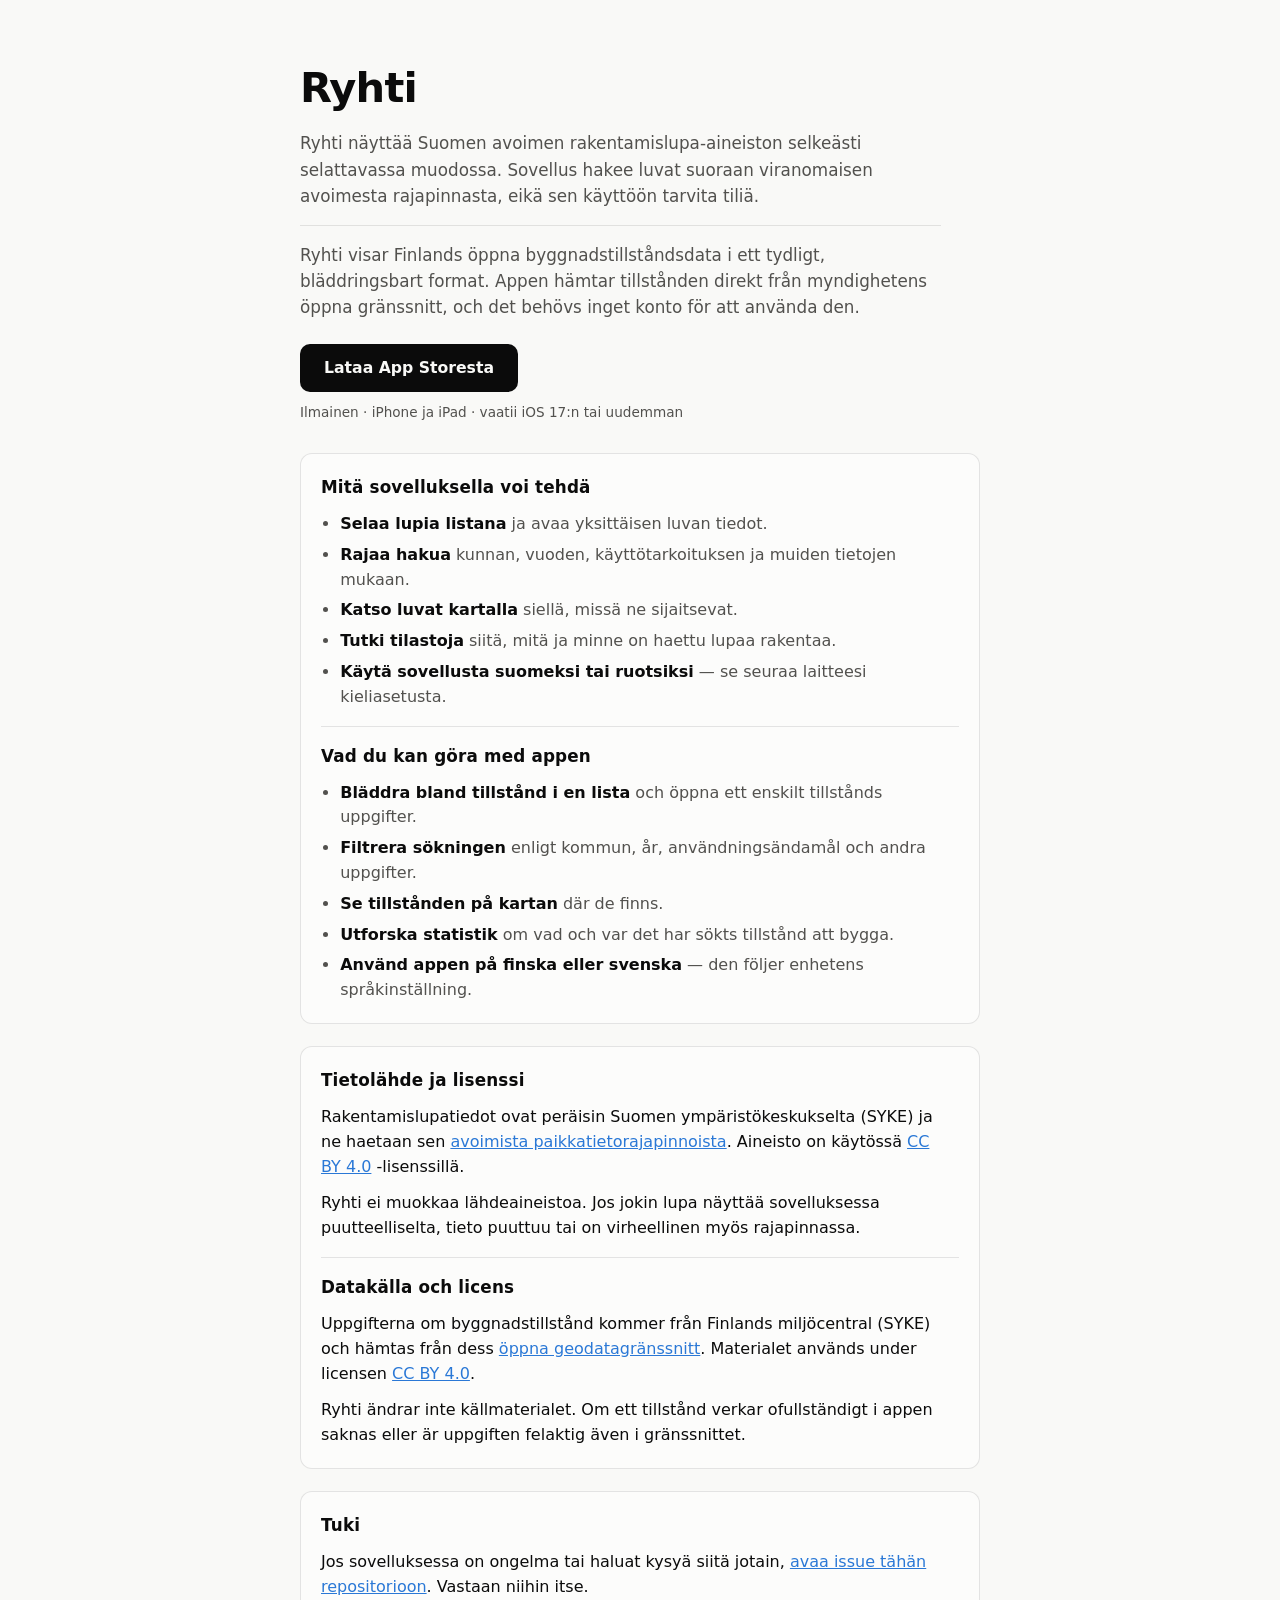
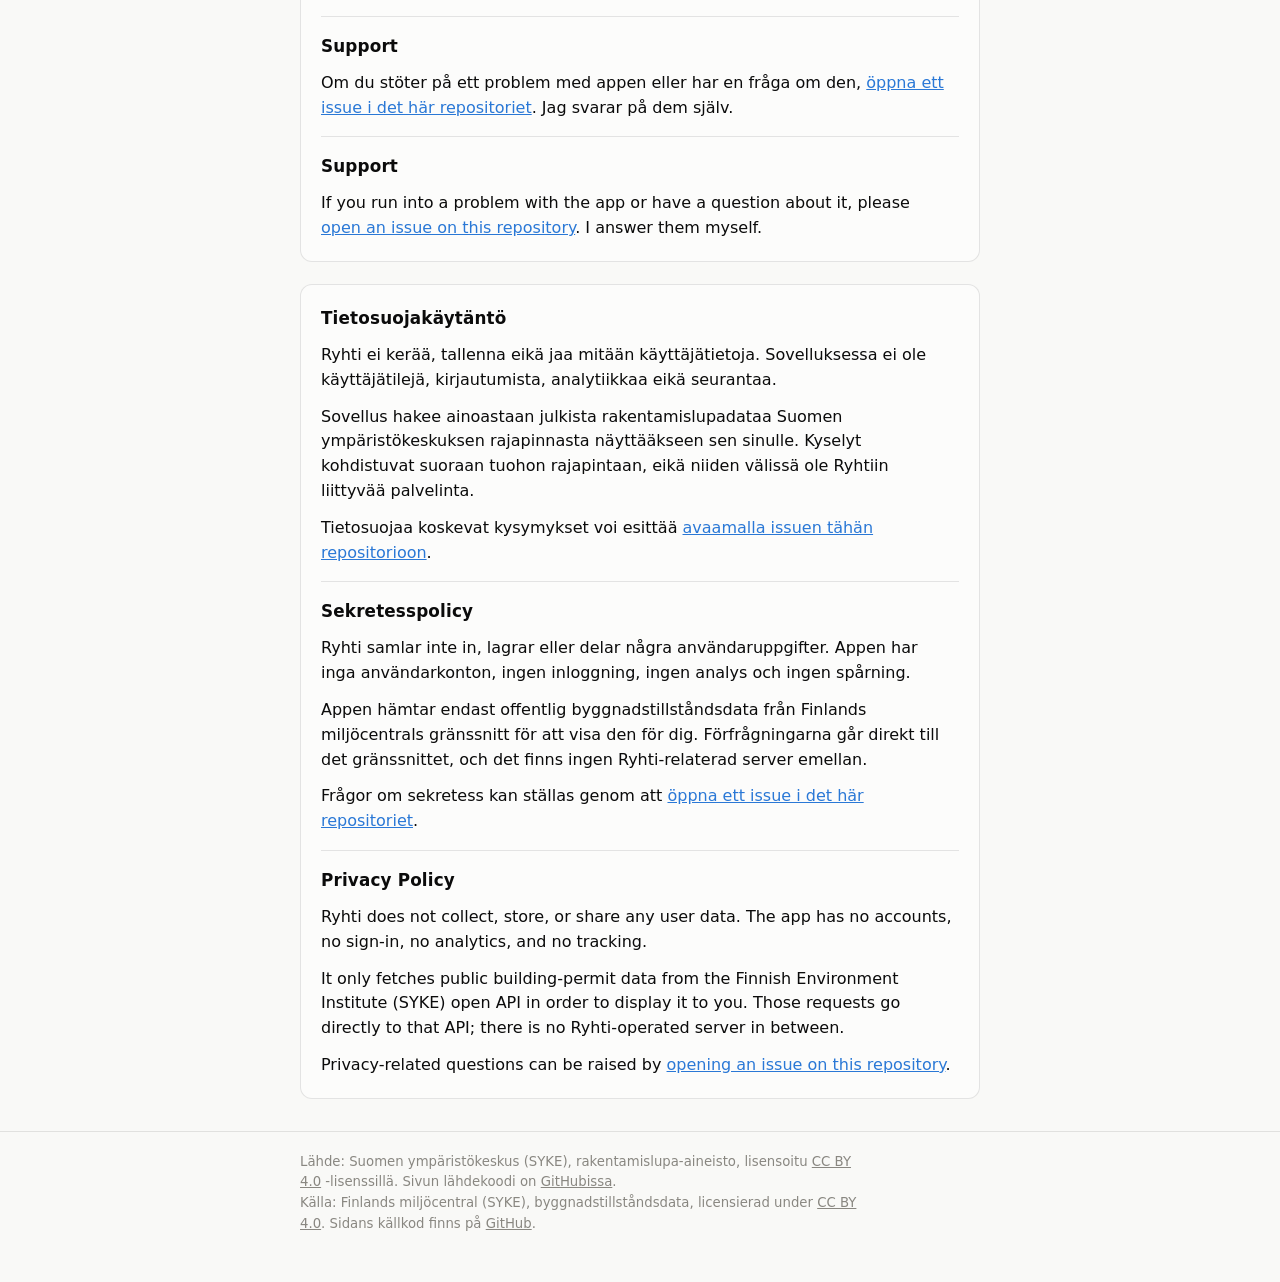
<file: index.html>
<!doctype html>
<html lang="fi">
<head>
<meta charset="utf-8">
<meta name="viewport" content="width=device-width, initial-scale=1">
<title>Ryhti – Suomen rakentamisluvat</title>
<meta name="description" content="Ryhti näyttää Suomen avoimen rakentamislupa-aineiston selkeästi selattavassa muodossa. Tuki ja tietosuojakäytäntö.">
<link rel="icon" href="favicon.svg" type="image/svg+xml">
<link rel="stylesheet" href="styles.css">
</head>
<body>
<header class="page-header">
  <div class="wrap">
    <h1>Ryhti</h1>
    <p class="lede">
      Ryhti näyttää Suomen avoimen rakentamislupa-aineiston selkeästi selattavassa
      muodossa. Sovellus hakee luvat suoraan viranomaisen avoimesta rajapinnasta,
      eikä sen käyttöön tarvita tiliä.
    </p>
    <p class="lede translation" lang="sv">
      Ryhti visar Finlands öppna byggnadstillståndsdata i ett tydligt,
      bläddringsbart format. Appen hämtar tillstånden direkt från myndighetens
      öppna gränssnitt, och det behövs inget konto för att använda den.
    </p>
    <p class="cta">
      <a class="app-store-button"
         href="https://apps.apple.com/fi/app/ryhti-rakentamisluvat/id6804220473"
         rel="noreferrer noopener" target="_blank">Lataa App Storesta</a>
    </p>
    <p class="cta-meta">Ilmainen · iPhone ja iPad · vaatii iOS 17:n tai uudemman</p>
  </div>
</header>

<main class="wrap">
  <section class="card" aria-labelledby="features-heading">
    <h2 id="features-heading">Mitä sovelluksella voi tehdä</h2>
    <ul class="feature-list">
      <li><strong>Selaa lupia listana</strong> ja avaa yksittäisen luvan tiedot.</li>
      <li><strong>Rajaa hakua</strong> kunnan, vuoden, käyttötarkoituksen ja muiden tietojen mukaan.</li>
      <li><strong>Katso luvat kartalla</strong> siellä, missä ne sijaitsevat.</li>
      <li><strong>Tutki tilastoja</strong> siitä, mitä ja minne on haettu lupaa rakentaa.</li>
      <li><strong>Käytä sovellusta suomeksi tai ruotsiksi</strong> — se seuraa laitteesi kieliasetusta.</li>
    </ul>
    <div class="translation" lang="sv">
      <h2>Vad du kan göra med appen</h2>
      <ul class="feature-list">
        <li><strong>Bläddra bland tillstånd i en lista</strong> och öppna ett enskilt tillstånds uppgifter.</li>
        <li><strong>Filtrera sökningen</strong> enligt kommun, år, användningsändamål och andra uppgifter.</li>
        <li><strong>Se tillstånden på kartan</strong> där de finns.</li>
        <li><strong>Utforska statistik</strong> om vad och var det har sökts tillstånd att bygga.</li>
        <li><strong>Använd appen på finska eller svenska</strong> — den följer enhetens språkinställning.</li>
      </ul>
    </div>
  </section>

  <section class="card" aria-labelledby="data-heading">
    <h2 id="data-heading">Tietolähde ja lisenssi</h2>
    <p>
      Rakentamislupatiedot ovat peräisin Suomen ympäristökeskukselta (SYKE) ja ne
      haetaan sen
      <a href="https://www.syke.fi/fi/ymparistotieto/avoimet-rajapinnat/paikkatietorajapinnat" rel="noreferrer noopener" target="_blank">avoimista paikkatietorajapinnoista</a>.
      Aineisto on käytössä
      <a href="https://creativecommons.org/licenses/by/4.0/deed.fi" rel="noreferrer noopener" target="_blank">CC BY 4.0</a>
      -lisenssillä.
    </p>
    <p>
      Ryhti ei muokkaa lähdeaineistoa. Jos jokin lupa näyttää sovelluksessa
      puutteelliselta, tieto puuttuu tai on virheellinen myös rajapinnassa.
    </p>
    <div class="translation" lang="sv">
      <h2>Datakälla och licens</h2>
      <p>
        Uppgifterna om byggnadstillstånd kommer från Finlands miljöcentral (SYKE)
        och hämtas från dess
        <a href="https://www.syke.fi/fi/ymparistotieto/avoimet-rajapinnat/paikkatietorajapinnat" rel="noreferrer noopener" target="_blank">öppna geodatagränssnitt</a>.
        Materialet används under licensen
        <a href="https://creativecommons.org/licenses/by/4.0/deed.sv" rel="noreferrer noopener" target="_blank">CC BY 4.0</a>.
      </p>
      <p>
        Ryhti ändrar inte källmaterialet. Om ett tillstånd verkar ofullständigt i
        appen saknas eller är uppgiften felaktig även i gränssnittet.
      </p>
    </div>
  </section>

  <section class="card" id="tuki" aria-labelledby="support-heading">
    <h2 id="support-heading">Tuki</h2>
    <p>
      Jos sovelluksessa on ongelma tai haluat kysyä siitä jotain,
      <a href="https://github.com/cetepek/ryhti-info/issues" rel="noreferrer noopener" target="_blank">avaa issue tähän repositorioon</a>.
      Vastaan niihin itse.
    </p>
    <div class="translation" lang="sv">
      <h2>Support</h2>
      <p>
        Om du stöter på ett problem med appen eller har en fråga om den,
        <a href="https://github.com/cetepek/ryhti-info/issues" rel="noreferrer noopener" target="_blank">öppna ett issue i det här repositoriet</a>.
        Jag svarar på dem själv.
      </p>
    </div>
    <div class="translation" id="support" lang="en">
      <h2>Support</h2>
      <p>
        If you run into a problem with the app or have a question about it, please
        <a href="https://github.com/cetepek/ryhti-info/issues" rel="noreferrer noopener" target="_blank">open an issue on this repository</a>.
        I answer them myself.
      </p>
    </div>
  </section>

  <section class="card" id="tietosuoja" aria-labelledby="privacy-heading">
    <h2 id="privacy-heading">Tietosuojakäytäntö</h2>
    <p>
      Ryhti ei kerää, tallenna eikä jaa mitään käyttäjätietoja. Sovelluksessa ei ole
      käyttäjätilejä, kirjautumista, analytiikkaa eikä seurantaa.
    </p>
    <p>
      Sovellus hakee ainoastaan julkista rakentamislupadataa Suomen ympäristökeskuksen
      rajapinnasta näyttääkseen sen sinulle. Kyselyt kohdistuvat suoraan tuohon
      rajapintaan, eikä niiden välissä ole Ryhtiin liittyvää palvelinta.
    </p>
    <p>
      Tietosuojaa koskevat kysymykset voi esittää
      <a href="https://github.com/cetepek/ryhti-info/issues" rel="noreferrer noopener" target="_blank">avaamalla issuen tähän repositorioon</a>.
    </p>
    <div class="translation" lang="sv">
      <h2>Sekretesspolicy</h2>
      <p>
        Ryhti samlar inte in, lagrar eller delar några användaruppgifter. Appen
        har inga användarkonton, ingen inloggning, ingen analys och ingen
        spårning.
      </p>
      <p>
        Appen hämtar endast offentlig byggnadstillståndsdata från Finlands
        miljöcentrals gränssnitt för att visa den för dig. Förfrågningarna går
        direkt till det gränssnittet, och det finns ingen Ryhti-relaterad
        server emellan.
      </p>
      <p>
        Frågor om sekretess kan ställas genom att
        <a href="https://github.com/cetepek/ryhti-info/issues" rel="noreferrer noopener" target="_blank">öppna ett issue i det här repositoriet</a>.
      </p>
    </div>
    <div class="translation" id="privacy" lang="en">
      <h2>Privacy Policy</h2>
      <p>
        Ryhti does not collect, store, or share any user data. The app has no accounts,
        no sign-in, no analytics, and no tracking.
      </p>
      <p>
        It only fetches public building-permit data from the Finnish Environment
        Institute (SYKE) open API in order to display it to you. Those requests go
        directly to that API; there is no Ryhti-operated server in between.
      </p>
      <p>
        Privacy-related questions can be raised by
        <a href="https://github.com/cetepek/ryhti-info/issues" rel="noreferrer noopener" target="_blank">opening an issue on this repository</a>.
      </p>
    </div>
  </section>
</main>

<footer class="site-footer">
  <div class="wrap">
    <p>
      Lähde: Suomen ympäristökeskus (SYKE), rakentamislupa-aineisto, lisensoitu
      <a href="https://creativecommons.org/licenses/by/4.0/deed.fi" rel="noreferrer noopener" target="_blank">CC BY 4.0</a>
      -lisenssillä. Sivun lähdekoodi on
      <a href="https://github.com/cetepek/ryhti-info" rel="noreferrer noopener" target="_blank">GitHubissa</a>.
    </p>
    <p lang="sv">
      Källa: Finlands miljöcentral (SYKE), byggnadstillståndsdata, licensierad
      under
      <a href="https://creativecommons.org/licenses/by/4.0/deed.sv" rel="noreferrer noopener" target="_blank">CC BY 4.0</a>.
      Sidans källkod finns på
      <a href="https://github.com/cetepek/ryhti-info" rel="noreferrer noopener" target="_blank">GitHub</a>.
    </p>
  </div>
</footer>
</body>
</html>
</file>
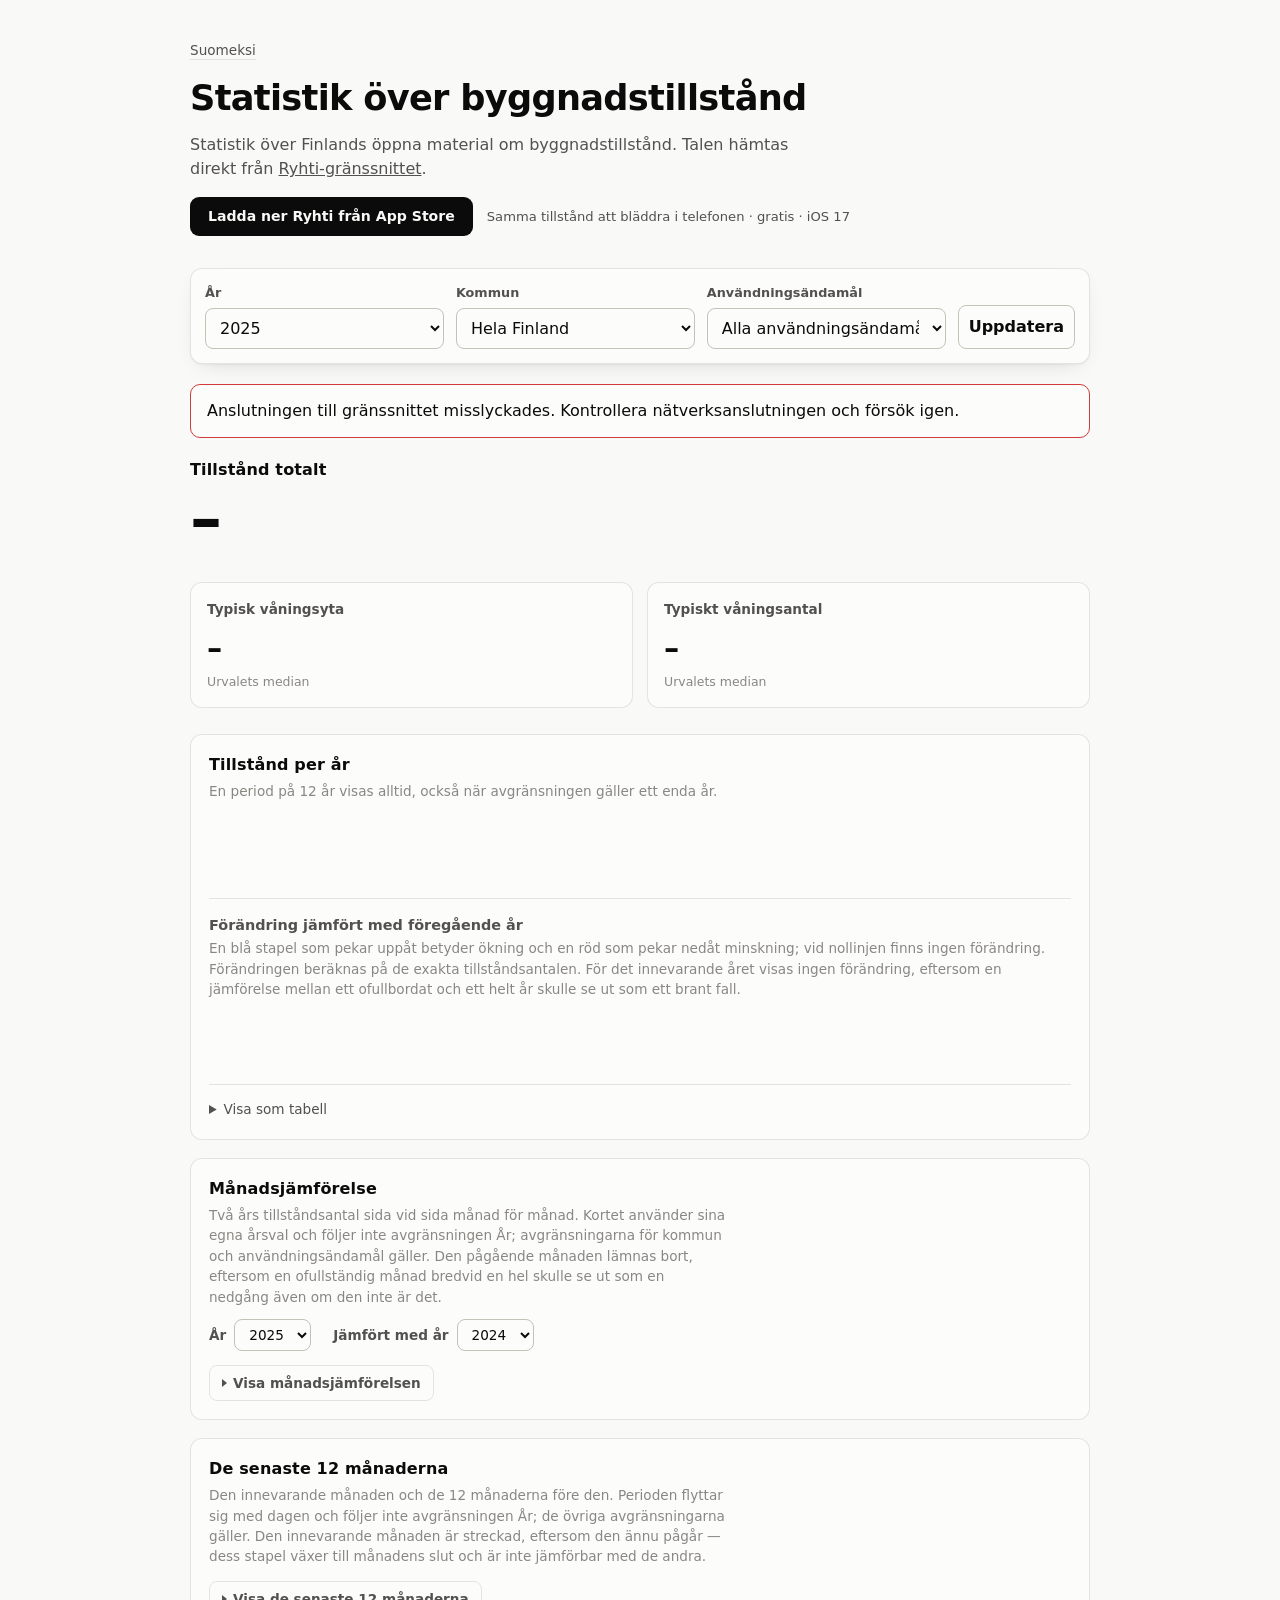
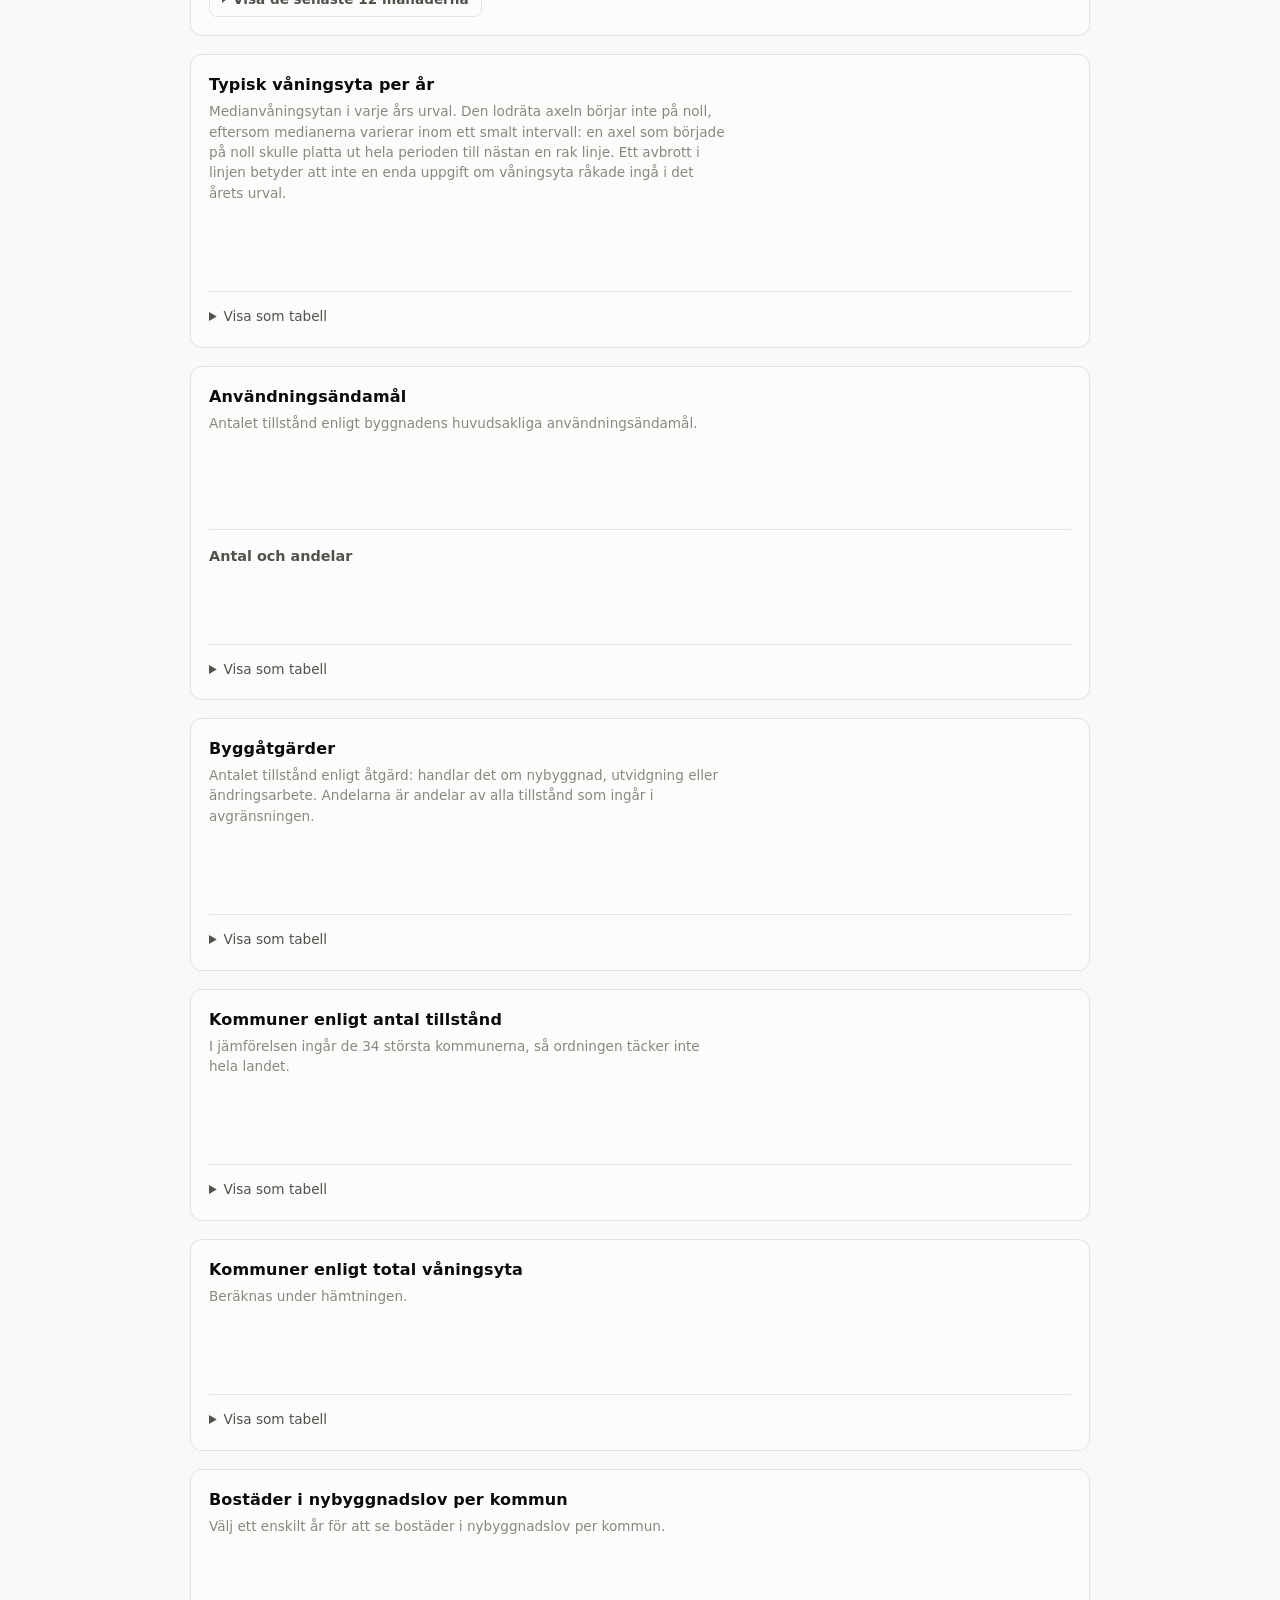
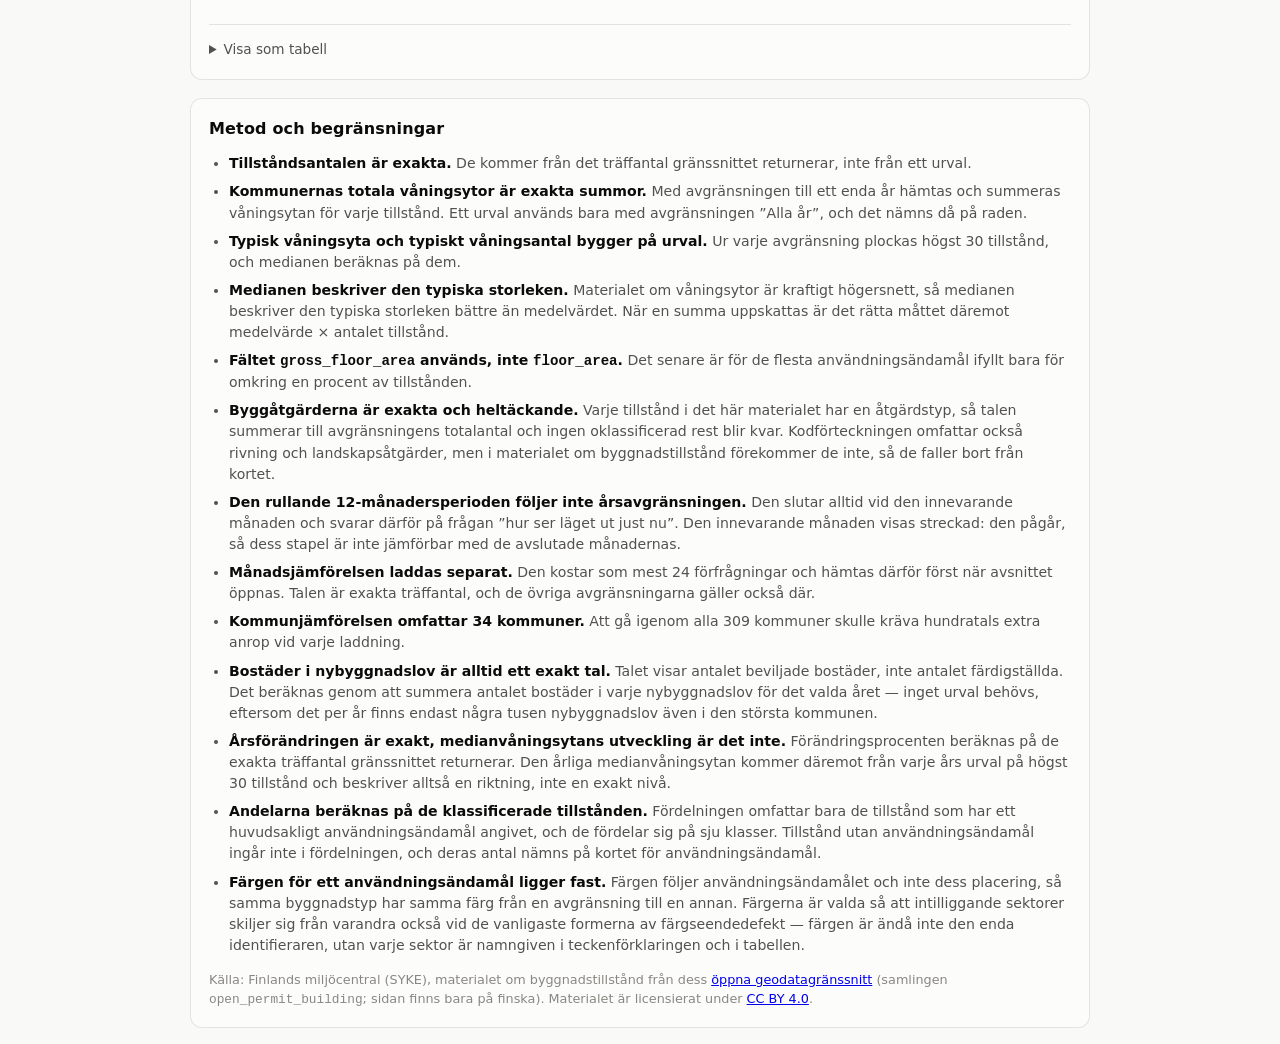
<file: statistik/index.html>
<!doctype html>
<html lang="sv">
<head>
<meta charset="utf-8">
<meta name="viewport" content="width=device-width, initial-scale=1">
<title>Statistik över byggnadstillstånd</title>
<meta name="description" content="Statistik över Finlands öppna material om byggnadstillstånd (Ryhti-gränssnittet).">
<link rel="stylesheet" href="../assets/statistics.css">
<link rel="alternate" hreflang="sv" href="https://ryhti.botit.fi/statistik/">
<link rel="alternate" hreflang="fi" href="https://ryhti.botit.fi/tilastot/">
</head>
<body>
<header class="page-header">
  <div class="wrap">
    <p class="lang-switch"><a href="../tilastot/" hreflang="fi" lang="fi">Suomeksi</a></p>
    <h1>Statistik över byggnadstillstånd</h1>
    <p class="lede">
      Statistik över Finlands öppna material om byggnadstillstånd. Talen hämtas direkt från
      <a href="https://paikkatiedot.ymparisto.fi" rel="noreferrer noopener" target="_blank">Ryhti-gränssnittet</a>.
    </p>
    <p class="cta">
      <a class="app-store-button"
         href="https://apps.apple.com/fi/app/ryhti-rakentamisluvat/id6804220473"
         rel="noreferrer noopener" target="_blank">Ladda ner Ryhti från App Store</a>
      <span class="cta-meta">Samma tillstånd att bläddra i telefonen · gratis · iOS 17</span>
    </p>
  </div>
</header>

<main class="wrap">
  <form class="filters" id="filters" aria-label="Avgränsningar">
    <div class="field">
      <label for="year">År</label>
      <select id="year"></select>
    </div>
    <div class="field">
      <label for="municipality">Kommun</label>
      <select id="municipality"></select>
    </div>
    <div class="field">
      <label for="purpose">Användningsändamål</label>
      <select id="purpose"></select>
    </div>
    <button type="button" id="reload" class="reload">Uppdatera</button>
  </form>

  <div id="status" class="status" role="status" aria-live="polite" hidden>
    <div class="progress-track"><div class="progress-fill" id="progress-fill"></div></div>
    <span id="status-text">Hämtar…</span>
  </div>

  <div id="error" class="error-panel" role="alert" hidden></div>

  <div id="results">
    <section class="hero-block" aria-labelledby="hero-heading">
      <h2 id="hero-heading" class="section-title">Tillstånd totalt</h2>
      <p class="hero-figure" id="total-count">–</p>
      <p class="scope-chips" id="scope-chips"></p>
    </section>

    <section class="tiles" aria-label="Typiska värden">
      <article class="tile">
        <h3>Typisk våningsyta</h3>
        <p class="tile-value" id="typical-area">–</p>
        <p class="tile-note" id="typical-area-note">Urvalets median</p>
      </article>
      <article class="tile">
        <h3>Typiskt våningsantal</h3>
        <p class="tile-value" id="typical-storeys">–</p>
        <p class="tile-note" id="typical-storeys-note">Urvalets median</p>
      </article>
    </section>

    <section class="card" aria-labelledby="time-heading">
      <div class="card-head">
        <h2 id="time-heading" class="section-title">Tillstånd per år</h2>
        <p class="section-note">En period på 12 år visas alltid, också när avgränsningen gäller ett enda år.</p>
      </div>
      <div id="chart-years" class="chart"></div>

      <div class="sub-chart">
        <h3 class="sub-title">Förändring jämfört med föregående år</h3>
        <p class="section-note">
          En blå stapel som pekar uppåt betyder ökning och en röd som pekar nedåt
          minskning; vid nollinjen finns ingen förändring. Förändringen beräknas
          på de exakta tillståndsantalen. För det innevarande året visas ingen
          förändring, eftersom en jämförelse mellan ett ofullbordat och ett helt
          år skulle se ut som ett brant fall.
        </p>
        <div id="chart-yoy" class="chart"></div>
      </div>

      <details class="table-view">
        <summary>Visa som tabell</summary>
        <div id="table-years"></div>
      </details>
    </section>

    <section class="card" aria-labelledby="month-heading">
      <div class="card-head">
        <h2 id="month-heading" class="section-title">Månadsjämförelse</h2>
        <p class="section-note" id="month-note">
          Två års tillståndsantal sida vid sida månad för månad. Kortet använder
          sina egna årsval och följer inte avgränsningen År; avgränsningarna för
          kommun och användningsändamål gäller. Den pågående månaden lämnas
          bort, eftersom en ofullständig månad bredvid en hel skulle se ut som
          en nedgång även om den inte är det.
        </p>
        <div class="inline-fields">
          <p class="inline-field">
            <label for="month-year-a">År</label>
            <select id="month-year-a"></select>
          </p>
          <p class="inline-field">
            <label for="month-year-b">Jämfört med år</label>
            <select id="month-year-b"></select>
          </p>
        </div>
      </div>
      <!-- Outside the disclosure on purpose: it carries the "pick a single year"
           explanation, which is needed precisely when the section is collapsed. -->
      <div id="month-status" class="lazy-status" role="status" aria-live="polite" hidden></div>
      <details class="lazy-section" id="month-details">
        <summary>Visa månadsjämförelsen</summary>
        <div class="lazy-body">
          <div id="chart-months" class="chart"></div>
          <div id="table-months"></div>
        </div>
      </details>
    </section>

    <section class="card" aria-labelledby="rolling-heading">
      <div class="card-head">
        <h2 id="rolling-heading" class="section-title">De senaste 12 månaderna</h2>
        <p class="section-note">
          Den innevarande månaden och de 12 månaderna före den. Perioden flyttar
          sig med dagen och följer inte avgränsningen År; de övriga
          avgränsningarna gäller. Den innevarande månaden är streckad, eftersom
          den ännu pågår — dess stapel växer till månadens slut och är inte
          jämförbar med de andra.
        </p>
      </div>
      <div id="rolling-status" class="lazy-status" role="status" aria-live="polite" hidden></div>
      <details class="lazy-section" id="rolling-details">
        <summary>Visa de senaste 12 månaderna</summary>
        <div class="lazy-body">
          <div id="chart-rolling" class="chart"></div>
          <div id="table-rolling"></div>
        </div>
      </details>
    </section>

    <section class="card" aria-labelledby="median-area-heading">
      <div class="card-head">
        <h2 id="median-area-heading" class="section-title">Typisk våningsyta per år</h2>
        <p class="section-note">
          Medianvåningsytan i varje års urval. Den lodräta axeln börjar inte på noll,
          eftersom medianerna varierar inom ett smalt intervall: en axel som började
          på noll skulle platta ut hela perioden till nästan en rak linje. Ett avbrott
          i linjen betyder att inte en enda uppgift om våningsyta råkade ingå i det
          årets urval.
        </p>
      </div>
      <div id="chart-median-area" class="chart"></div>
      <details class="table-view">
        <summary>Visa som tabell</summary>
        <div id="table-median-area"></div>
      </details>
    </section>

    <section class="card" aria-labelledby="purpose-heading">
      <div class="card-head">
        <h2 id="purpose-heading" class="section-title">Användningsändamål</h2>
        <p class="section-note" id="purpose-note">Antalet tillstånd enligt byggnadens huvudsakliga användningsändamål.</p>
      </div>
      <div id="chart-purpose-split" class="chart"></div>
      <div class="sub-chart">
        <h3 class="sub-title">Antal och andelar</h3>
        <div id="chart-purposes" class="chart"></div>
      </div>
      <details class="table-view">
        <summary>Visa som tabell</summary>
        <div id="table-purposes"></div>
      </details>
    </section>

    <section class="card" aria-labelledby="action-heading">
      <div class="card-head">
        <h2 id="action-heading" class="section-title">Byggåtgärder</h2>
        <p class="section-note">
          Antalet tillstånd enligt åtgärd: handlar det om nybyggnad, utvidgning
          eller ändringsarbete. Andelarna är andelar av alla tillstånd som
          ingår i avgränsningen.
        </p>
      </div>
      <div id="chart-action-types" class="chart"></div>
      <details class="table-view">
        <summary>Visa som tabell</summary>
        <div id="table-action-types"></div>
      </details>
    </section>

    <section class="card" aria-labelledby="muni-count-heading">
      <div class="card-head">
        <h2 id="muni-count-heading" class="section-title">Kommuner enligt antal tillstånd</h2>
        <p class="section-note">I jämförelsen ingår de 34 största kommunerna, så ordningen täcker inte hela landet.</p>
      </div>
      <div id="chart-muni-count" class="chart"></div>
      <details class="table-view">
        <summary>Visa som tabell</summary>
        <div id="table-muni-count"></div>
      </details>
    </section>

    <section class="card" aria-labelledby="muni-area-heading">
      <div class="card-head">
        <h2 id="muni-area-heading" class="section-title">Kommuner enligt total våningsyta</h2>
        <p class="section-note" id="muni-area-note">Beräknas under hämtningen.</p>
      </div>
      <div id="chart-muni-area" class="chart"></div>
      <details class="table-view">
        <summary>Visa som tabell</summary>
        <div id="table-muni-area"></div>
      </details>
    </section>

    <section class="card" aria-labelledby="muni-apartments-heading">
      <div class="card-head">
        <h2 id="muni-apartments-heading" class="section-title">Bostäder i nybyggnadslov per kommun</h2>
        <p class="section-note" id="muni-apartments-note">Välj ett enskilt år för att se bostäder i nybyggnadslov per kommun.</p>
      </div>
      <div id="chart-muni-apartments" class="chart"></div>
      <details class="table-view">
        <summary>Visa som tabell</summary>
        <div id="table-muni-apartments"></div>
      </details>
    </section>
  </div>

  <section class="card methodology" aria-labelledby="method-heading">
    <h2 id="method-heading" class="section-title">Metod och begränsningar</h2>
    <ul>
      <li><strong>Tillståndsantalen är exakta.</strong> De kommer från det träffantal gränssnittet returnerar, inte från ett urval.</li>
      <li><strong>Kommunernas totala våningsytor är exakta summor.</strong> Med avgränsningen till ett enda år hämtas och summeras våningsytan för varje tillstånd. Ett urval används bara med avgränsningen ”Alla år”, och det nämns då på raden.</li>
      <li><strong>Typisk våningsyta och typiskt våningsantal bygger på urval.</strong> Ur varje avgränsning plockas högst 30 tillstånd, och medianen beräknas på dem.</li>
      <li><strong>Medianen beskriver den typiska storleken.</strong> Materialet om våningsytor är kraftigt högersnett, så medianen beskriver den typiska storleken bättre än medelvärdet. När en summa uppskattas är det rätta måttet däremot medelvärde × antalet tillstånd.</li>
      <li><strong>Fältet <code>gross_floor_area</code> används, inte <code>floor_area</code>.</strong> Det senare är för de flesta användningsändamål ifyllt bara för omkring en procent av tillstånden.</li>
      <li><strong>Byggåtgärderna är exakta och heltäckande.</strong> Varje tillstånd i det här materialet har en åtgärdstyp, så talen summerar till avgränsningens totalantal och ingen oklassificerad rest blir kvar. Kodförteckningen omfattar också rivning och landskapsåtgärder, men i materialet om byggnadstillstånd förekommer de inte, så de faller bort från kortet.</li>
      <li><strong>Den rullande 12-månadersperioden följer inte årsavgränsningen.</strong> Den slutar alltid vid den innevarande månaden och svarar därför på frågan ”hur ser läget ut just nu”. Den innevarande månaden visas streckad: den pågår, så dess stapel är inte jämförbar med de avslutade månadernas.</li>
      <li><strong>Månadsjämförelsen laddas separat.</strong> Den kostar som mest 24 förfrågningar och hämtas därför först när avsnittet öppnas. Talen är exakta träffantal, och de övriga avgränsningarna gäller också där.</li>
      <li><strong>Kommunjämförelsen omfattar 34 kommuner.</strong> Att gå igenom alla 309 kommuner skulle kräva hundratals extra anrop vid varje laddning.</li>
      <li><strong>Bostäder i nybyggnadslov är alltid ett exakt tal.</strong> Talet visar antalet beviljade bostäder, inte antalet färdigställda. Det beräknas genom att summera antalet bostäder i varje nybyggnadslov för det valda året — inget urval behövs, eftersom det per år finns endast några tusen nybyggnadslov även i den största kommunen.</li>
      <li><strong>Årsförändringen är exakt, medianvåningsytans utveckling är det inte.</strong> Förändringsprocenten beräknas på de exakta träffantal gränssnittet returnerar. Den årliga medianvåningsytan kommer däremot från varje års urval på högst 30 tillstånd och beskriver alltså en riktning, inte en exakt nivå.</li>
      <li><strong>Andelarna beräknas på de klassificerade tillstånden.</strong> Fördelningen omfattar bara de tillstånd som har ett huvudsakligt användningsändamål angivet, och de fördelar sig på sju klasser. Tillstånd utan användningsändamål ingår inte i fördelningen, och deras antal nämns på kortet för användningsändamål.</li>
      <li><strong>Färgen för ett användningsändamål ligger fast.</strong> Färgen följer användningsändamålet och inte dess placering, så samma byggnadstyp har samma färg från en avgränsning till en annan. Färgerna är valda så att intilliggande sektorer skiljer sig från varandra också vid de vanligaste formerna av färgseendedefekt — färgen är ändå inte den enda identifieraren, utan varje sektor är namngiven i teckenförklaringen och i tabellen.</li>
    </ul>
    <p class="source-note">
      Källa: Finlands miljöcentral (SYKE), materialet om byggnadstillstånd från dess
      <a href="https://www.syke.fi/fi/ymparistotieto/avoimet-rajapinnat/paikkatietorajapinnat" rel="noreferrer noopener" target="_blank" hreflang="fi">öppna geodatagränssnitt</a>
      (samlingen <code>open_permit_building</code>; sidan finns bara på finska). Materialet är licensierat under
      <a href="https://creativecommons.org/licenses/by/4.0/deed.sv" rel="noreferrer noopener" target="_blank">CC BY 4.0</a>.
    </p>
  </section>
</main>

<!-- Shares the ?v= cache token with the Finnish shell and with every import
     specifier in assets/js/ — see the note in ../tilastot/index.html. -->
<script type="module" src="../assets/js/app.js?v=2026-09-07b"></script>
</body>
</html>
</file>
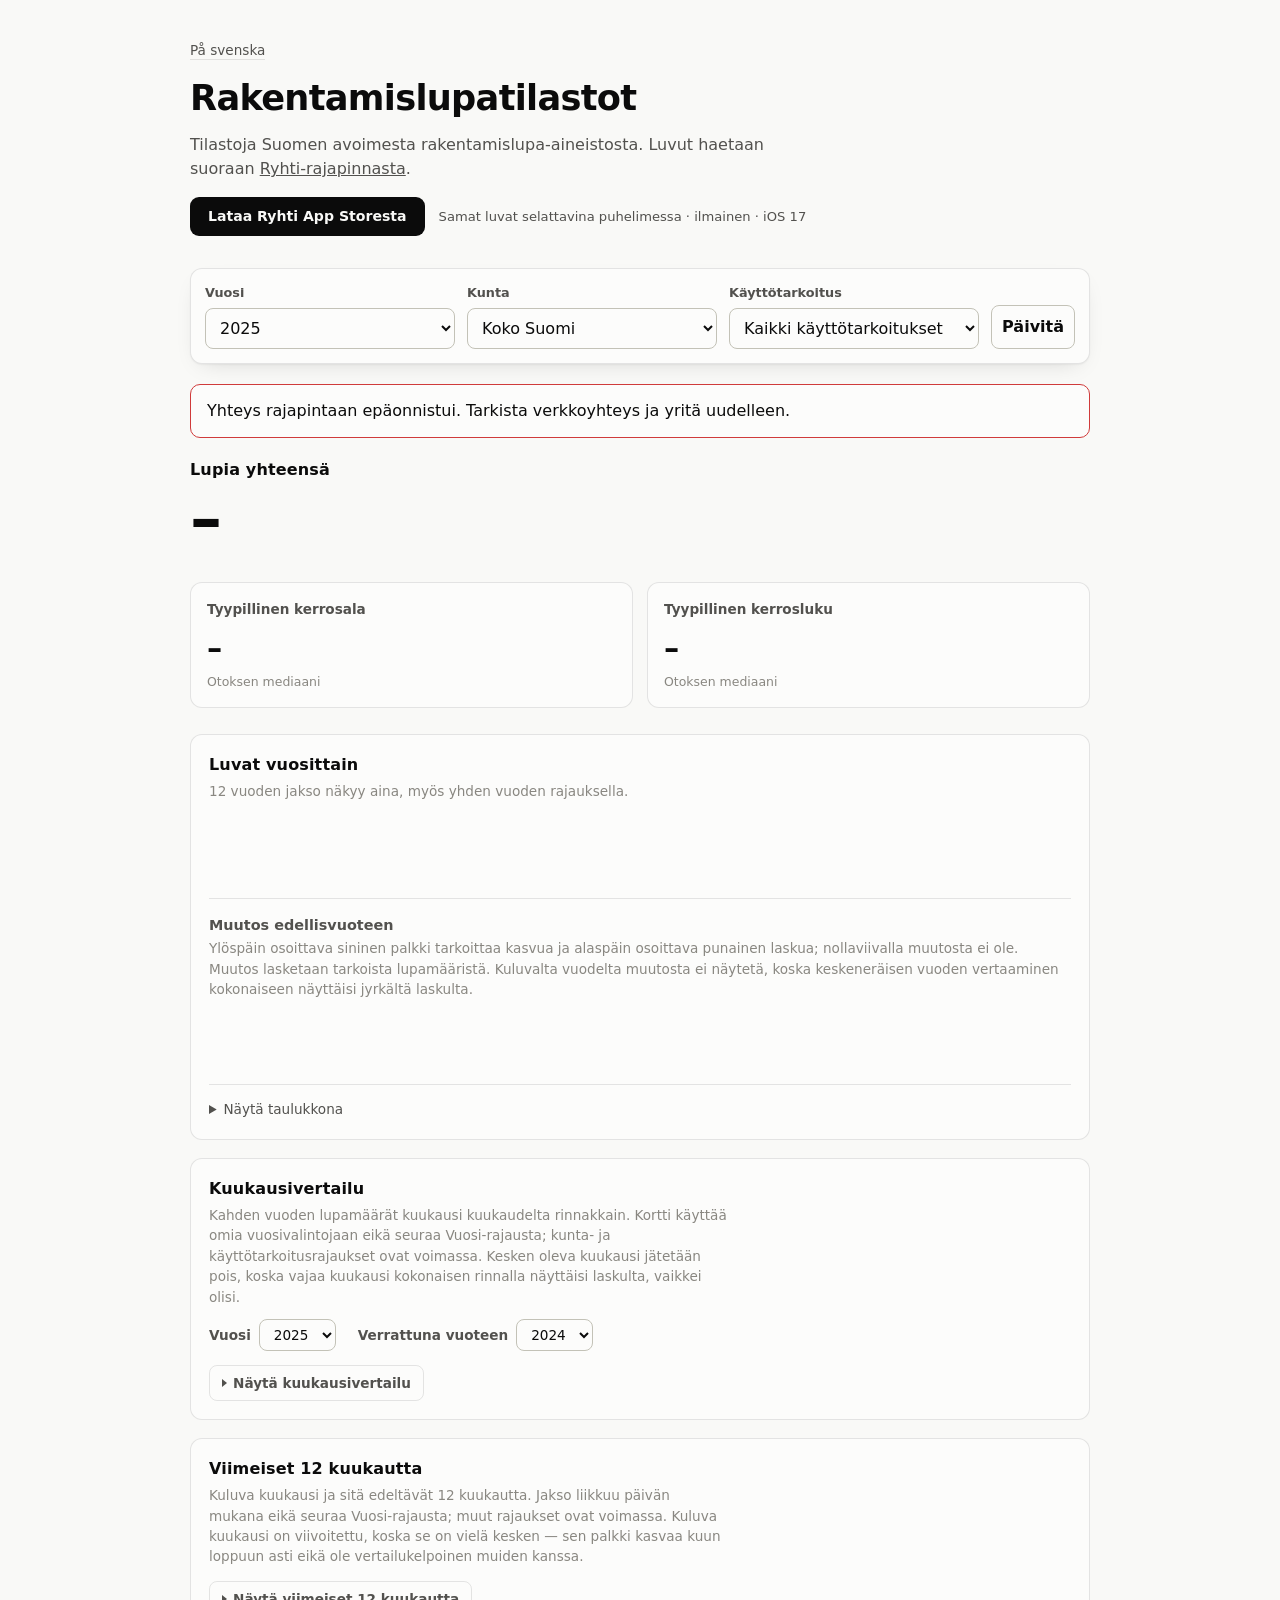
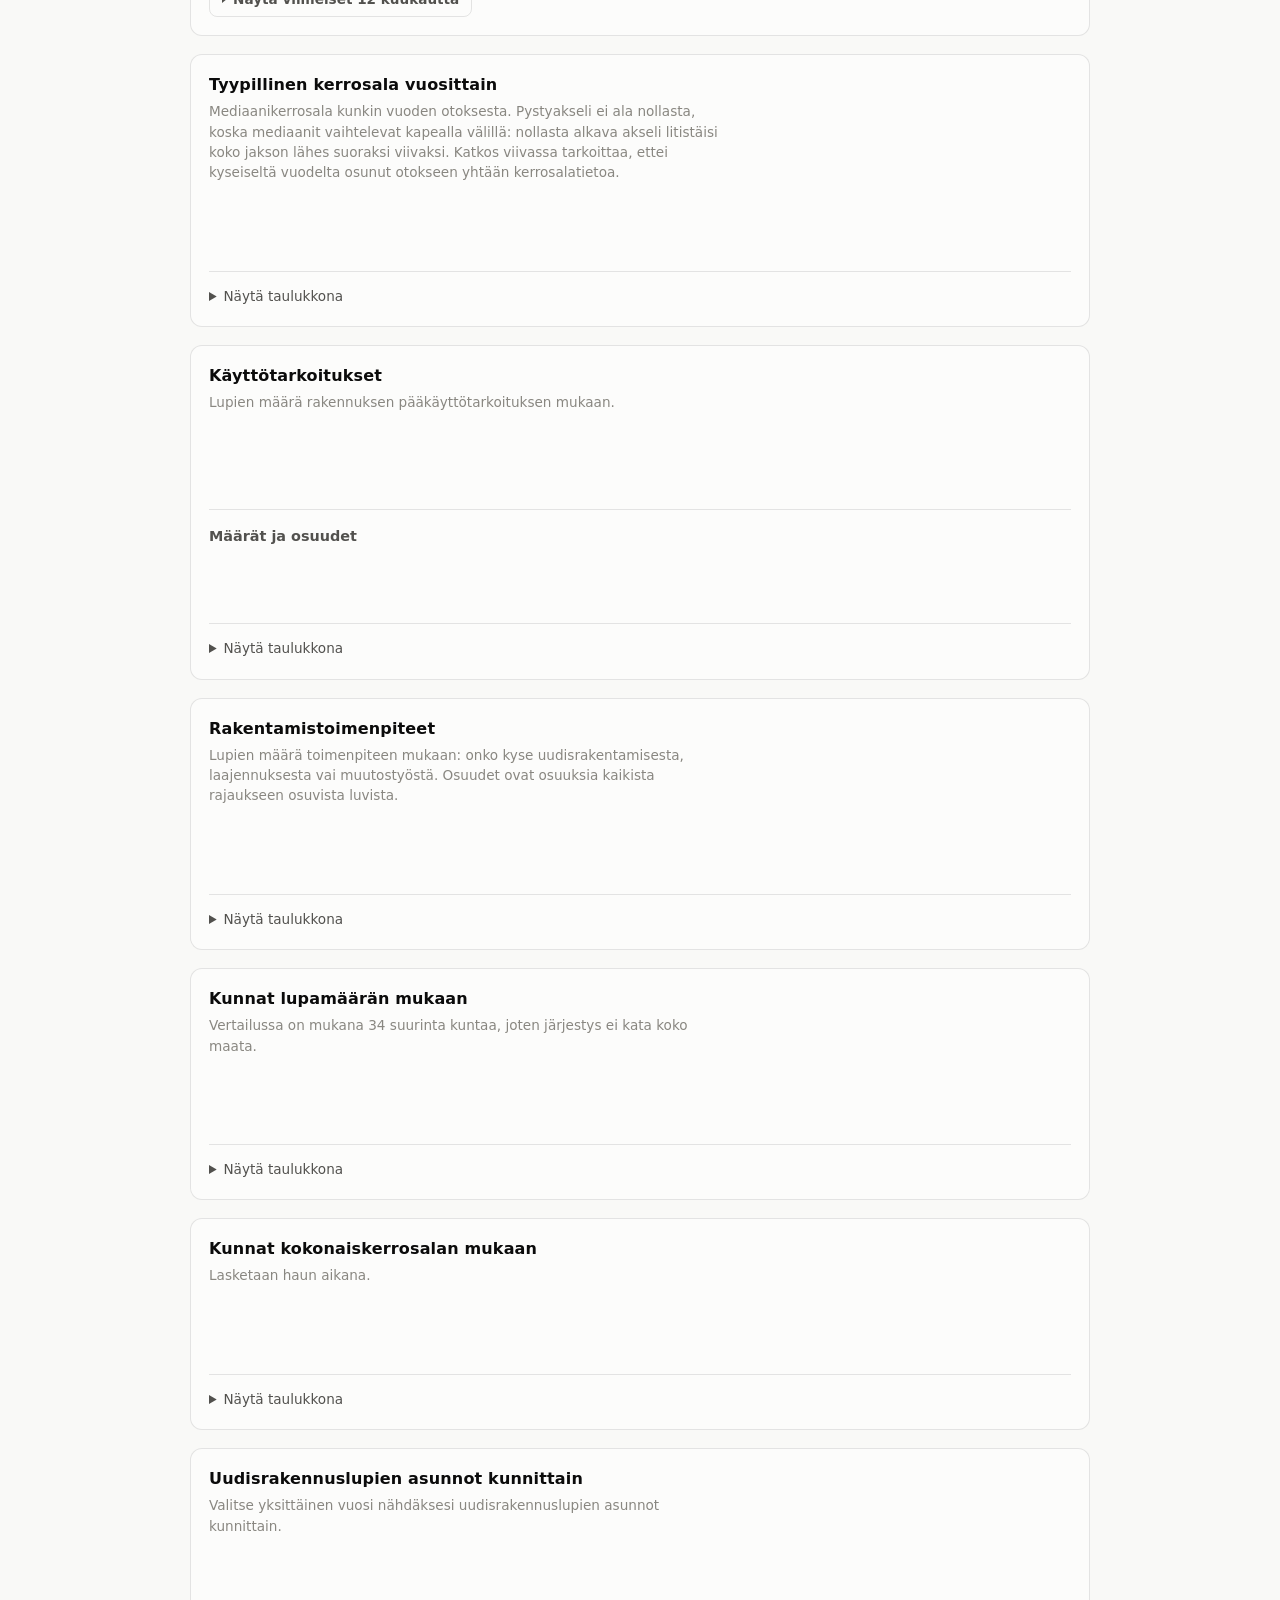
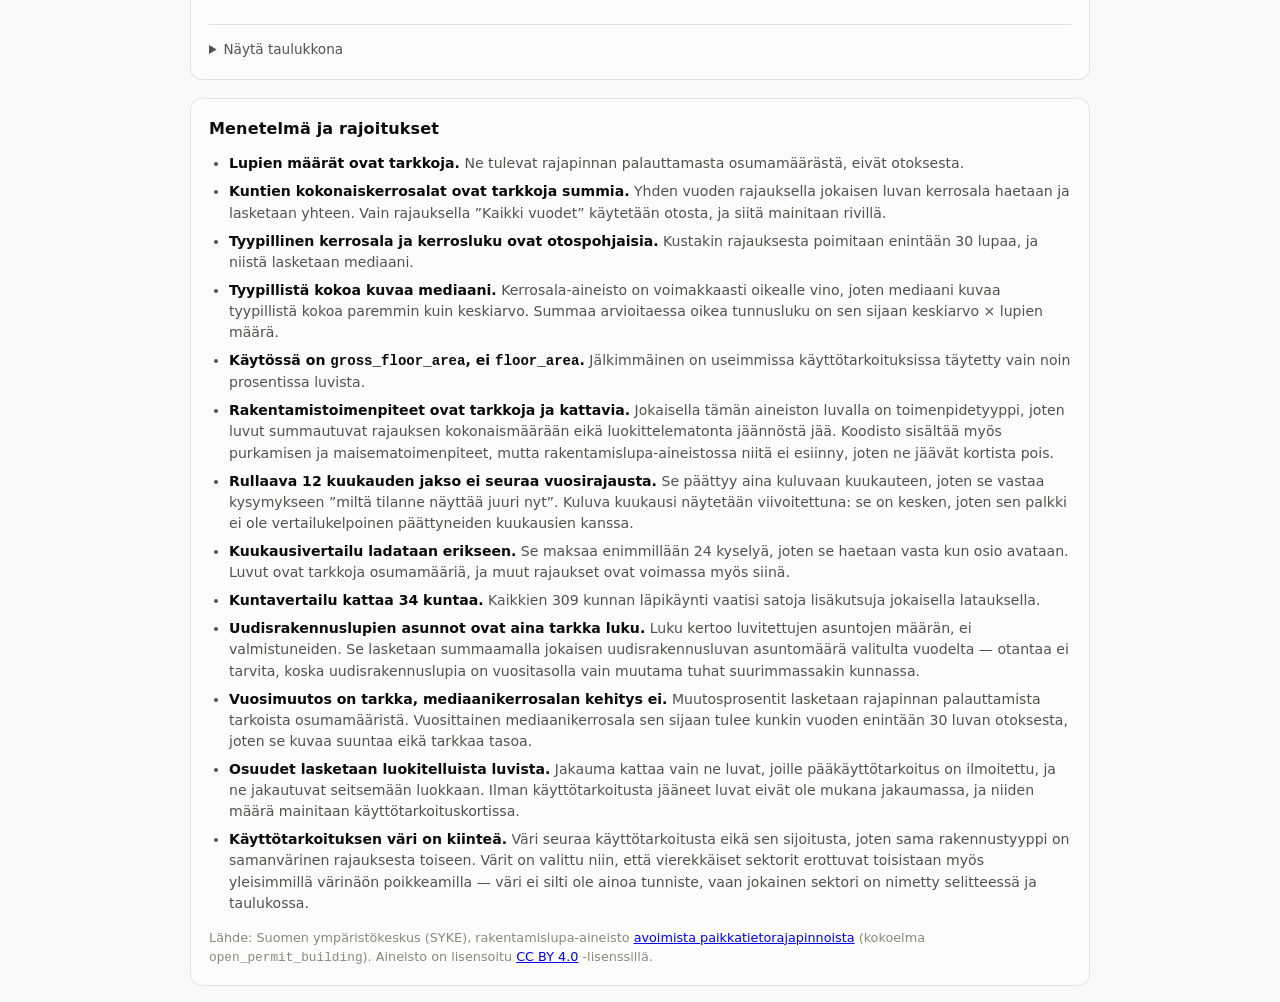
<file: tilastot/index.html>
<!doctype html>
<html lang="fi">
<head>
<meta charset="utf-8">
<meta name="viewport" content="width=device-width, initial-scale=1">
<title>Rakentamislupatilastot</title>
<meta name="description" content="Tilastoja Suomen avoimesta rakentamislupa-aineistosta (Ryhti-rajapinta).">
<link rel="stylesheet" href="../assets/statistics.css">
<link rel="alternate" hreflang="sv" href="https://ryhti.botit.fi/statistik/">
<link rel="alternate" hreflang="fi" href="https://ryhti.botit.fi/tilastot/">
</head>
<body>
<header class="page-header">
  <div class="wrap">
    <p class="lang-switch"><a href="../statistik/" hreflang="sv" lang="sv">På svenska</a></p>
    <h1>Rakentamislupatilastot</h1>
    <p class="lede">
      Tilastoja Suomen avoimesta rakentamislupa-aineistosta. Luvut haetaan suoraan
      <a href="https://paikkatiedot.ymparisto.fi" rel="noreferrer noopener" target="_blank">Ryhti-rajapinnasta</a>.
    </p>
    <p class="cta">
      <a class="app-store-button"
         href="https://apps.apple.com/fi/app/ryhti-rakentamisluvat/id6804220473"
         rel="noreferrer noopener" target="_blank">Lataa Ryhti App Storesta</a>
      <span class="cta-meta">Samat luvat selattavina puhelimessa · ilmainen · iOS 17</span>
    </p>
  </div>
</header>

<main class="wrap">
  <form class="filters" id="filters" aria-label="Rajaukset">
    <div class="field">
      <label for="year">Vuosi</label>
      <select id="year"></select>
    </div>
    <div class="field">
      <label for="municipality">Kunta</label>
      <select id="municipality"></select>
    </div>
    <div class="field">
      <label for="purpose">Käyttötarkoitus</label>
      <select id="purpose"></select>
    </div>
    <button type="button" id="reload" class="reload">Päivitä</button>
  </form>

  <div id="status" class="status" role="status" aria-live="polite" hidden>
    <div class="progress-track"><div class="progress-fill" id="progress-fill"></div></div>
    <span id="status-text">Haetaan…</span>
  </div>

  <div id="error" class="error-panel" role="alert" hidden></div>

  <div id="results">
    <section class="hero-block" aria-labelledby="hero-heading">
      <h2 id="hero-heading" class="section-title">Lupia yhteensä</h2>
      <p class="hero-figure" id="total-count">–</p>
      <p class="scope-chips" id="scope-chips"></p>
    </section>

    <section class="tiles" aria-label="Tyypilliset arvot">
      <article class="tile">
        <h3>Tyypillinen kerrosala</h3>
        <p class="tile-value" id="typical-area">–</p>
        <p class="tile-note" id="typical-area-note">Otoksen mediaani</p>
      </article>
      <article class="tile">
        <h3>Tyypillinen kerrosluku</h3>
        <p class="tile-value" id="typical-storeys">–</p>
        <p class="tile-note" id="typical-storeys-note">Otoksen mediaani</p>
      </article>
    </section>

    <section class="card" aria-labelledby="time-heading">
      <div class="card-head">
        <h2 id="time-heading" class="section-title">Luvat vuosittain</h2>
        <p class="section-note">12 vuoden jakso näkyy aina, myös yhden vuoden rajauksella.</p>
      </div>
      <div id="chart-years" class="chart"></div>

      <div class="sub-chart">
        <h3 class="sub-title">Muutos edellisvuoteen</h3>
        <p class="section-note">
          Ylöspäin osoittava sininen palkki tarkoittaa kasvua ja alaspäin osoittava punainen
          laskua; nollaviivalla muutosta ei ole. Muutos lasketaan tarkoista lupamääristä.
          Kuluvalta vuodelta muutosta ei näytetä, koska keskeneräisen vuoden vertaaminen
          kokonaiseen näyttäisi jyrkältä laskulta.
        </p>
        <div id="chart-yoy" class="chart"></div>
      </div>

      <details class="table-view">
        <summary>Näytä taulukkona</summary>
        <div id="table-years"></div>
      </details>
    </section>

    <section class="card" aria-labelledby="month-heading">
      <div class="card-head">
        <h2 id="month-heading" class="section-title">Kuukausivertailu</h2>
        <p class="section-note" id="month-note">
          Kahden vuoden lupamäärät kuukausi kuukaudelta rinnakkain. Kortti käyttää
          omia vuosivalintojaan eikä seuraa Vuosi-rajausta; kunta- ja
          käyttötarkoitusrajaukset ovat voimassa. Kesken oleva kuukausi jätetään
          pois, koska vajaa kuukausi kokonaisen rinnalla näyttäisi laskulta,
          vaikkei olisi.
        </p>
        <div class="inline-fields">
          <p class="inline-field">
            <label for="month-year-a">Vuosi</label>
            <select id="month-year-a"></select>
          </p>
          <p class="inline-field">
            <label for="month-year-b">Verrattuna vuoteen</label>
            <select id="month-year-b"></select>
          </p>
        </div>
      </div>
      <!-- Outside the disclosure on purpose: it carries the "pick a single year"
           explanation, which is needed precisely when the section is collapsed. -->
      <div id="month-status" class="lazy-status" role="status" aria-live="polite" hidden></div>
      <details class="lazy-section" id="month-details">
        <summary>Näytä kuukausivertailu</summary>
        <div class="lazy-body">
          <div id="chart-months" class="chart"></div>
          <div id="table-months"></div>
        </div>
      </details>
    </section>

    <section class="card" aria-labelledby="rolling-heading">
      <div class="card-head">
        <h2 id="rolling-heading" class="section-title">Viimeiset 12 kuukautta</h2>
        <p class="section-note">
          Kuluva kuukausi ja sitä edeltävät 12 kuukautta. Jakso liikkuu päivän
          mukana eikä seuraa Vuosi-rajausta; muut rajaukset ovat voimassa.
          Kuluva kuukausi on viivoitettu, koska se on vielä kesken — sen palkki
          kasvaa kuun loppuun asti eikä ole vertailukelpoinen muiden kanssa.
        </p>
      </div>
      <div id="rolling-status" class="lazy-status" role="status" aria-live="polite" hidden></div>
      <details class="lazy-section" id="rolling-details">
        <summary>Näytä viimeiset 12 kuukautta</summary>
        <div class="lazy-body">
          <div id="chart-rolling" class="chart"></div>
          <div id="table-rolling"></div>
        </div>
      </details>
    </section>

    <section class="card" aria-labelledby="median-area-heading">
      <div class="card-head">
        <h2 id="median-area-heading" class="section-title">Tyypillinen kerrosala vuosittain</h2>
        <p class="section-note">
          Mediaanikerrosala kunkin vuoden otoksesta. Pystyakseli ei ala nollasta, koska
          mediaanit vaihtelevat kapealla välillä: nollasta alkava akseli litistäisi koko
          jakson lähes suoraksi viivaksi. Katkos viivassa tarkoittaa, ettei kyseiseltä
          vuodelta osunut otokseen yhtään kerrosalatietoa.
        </p>
      </div>
      <div id="chart-median-area" class="chart"></div>
      <details class="table-view">
        <summary>Näytä taulukkona</summary>
        <div id="table-median-area"></div>
      </details>
    </section>

    <section class="card" aria-labelledby="purpose-heading">
      <div class="card-head">
        <h2 id="purpose-heading" class="section-title">Käyttötarkoitukset</h2>
        <p class="section-note" id="purpose-note">Lupien määrä rakennuksen pääkäyttötarkoituksen mukaan.</p>
      </div>
      <div id="chart-purpose-split" class="chart"></div>
      <div class="sub-chart">
        <h3 class="sub-title">Määrät ja osuudet</h3>
        <div id="chart-purposes" class="chart"></div>
      </div>
      <details class="table-view">
        <summary>Näytä taulukkona</summary>
        <div id="table-purposes"></div>
      </details>
    </section>

    <section class="card" aria-labelledby="action-heading">
      <div class="card-head">
        <h2 id="action-heading" class="section-title">Rakentamistoimenpiteet</h2>
        <p class="section-note">
          Lupien määrä toimenpiteen mukaan: onko kyse uudisrakentamisesta,
          laajennuksesta vai muutostyöstä. Osuudet ovat osuuksia kaikista
          rajaukseen osuvista luvista.
        </p>
      </div>
      <div id="chart-action-types" class="chart"></div>
      <details class="table-view">
        <summary>Näytä taulukkona</summary>
        <div id="table-action-types"></div>
      </details>
    </section>

    <section class="card" aria-labelledby="muni-count-heading">
      <div class="card-head">
        <h2 id="muni-count-heading" class="section-title">Kunnat lupamäärän mukaan</h2>
        <p class="section-note">Vertailussa on mukana 34 suurinta kuntaa, joten järjestys ei kata koko maata.</p>
      </div>
      <div id="chart-muni-count" class="chart"></div>
      <details class="table-view">
        <summary>Näytä taulukkona</summary>
        <div id="table-muni-count"></div>
      </details>
    </section>

    <section class="card" aria-labelledby="muni-area-heading">
      <div class="card-head">
        <h2 id="muni-area-heading" class="section-title">Kunnat kokonaiskerrosalan mukaan</h2>
        <p class="section-note" id="muni-area-note">Lasketaan haun aikana.</p>
      </div>
      <div id="chart-muni-area" class="chart"></div>
      <details class="table-view">
        <summary>Näytä taulukkona</summary>
        <div id="table-muni-area"></div>
      </details>
    </section>

    <section class="card" aria-labelledby="muni-apartments-heading">
      <div class="card-head">
        <h2 id="muni-apartments-heading" class="section-title">Uudisrakennuslupien asunnot kunnittain</h2>
        <p class="section-note" id="muni-apartments-note">Valitse yksittäinen vuosi nähdäksesi uudisrakennuslupien asunnot kunnittain.</p>
      </div>
      <div id="chart-muni-apartments" class="chart"></div>
      <details class="table-view">
        <summary>Näytä taulukkona</summary>
        <div id="table-muni-apartments"></div>
      </details>
    </section>
  </div>

  <section class="card methodology" aria-labelledby="method-heading">
    <h2 id="method-heading" class="section-title">Menetelmä ja rajoitukset</h2>
    <ul>
      <li><strong>Lupien määrät ovat tarkkoja.</strong> Ne tulevat rajapinnan palauttamasta osumamäärästä, eivät otoksesta.</li>
      <li><strong>Kuntien kokonaiskerrosalat ovat tarkkoja summia.</strong> Yhden vuoden rajauksella jokaisen luvan kerrosala haetaan ja lasketaan yhteen. Vain rajauksella ”Kaikki vuodet” käytetään otosta, ja siitä mainitaan rivillä.</li>
      <li><strong>Tyypillinen kerrosala ja kerrosluku ovat otospohjaisia.</strong> Kustakin rajauksesta poimitaan enintään 30 lupaa, ja niistä lasketaan mediaani.</li>
      <li><strong>Tyypillistä kokoa kuvaa mediaani.</strong> Kerrosala-aineisto on voimakkaasti oikealle vino, joten mediaani kuvaa tyypillistä kokoa paremmin kuin keskiarvo. Summaa arvioitaessa oikea tunnusluku on sen sijaan keskiarvo × lupien määrä.</li>
      <li><strong>Käytössä on <code>gross_floor_area</code>, ei <code>floor_area</code>.</strong> Jälkimmäinen on useimmissa käyttötarkoituksissa täytetty vain noin prosentissa luvista.</li>
      <li><strong>Rakentamistoimenpiteet ovat tarkkoja ja kattavia.</strong> Jokaisella tämän aineiston luvalla on toimenpidetyyppi, joten luvut summautuvat rajauksen kokonaismäärään eikä luokittelematonta jäännöstä jää. Koodisto sisältää myös purkamisen ja maisematoimenpiteet, mutta rakentamislupa-aineistossa niitä ei esiinny, joten ne jäävät kortista pois.</li>
      <li><strong>Rullaava 12 kuukauden jakso ei seuraa vuosirajausta.</strong> Se päättyy aina kuluvaan kuukauteen, joten se vastaa kysymykseen ”miltä tilanne näyttää juuri nyt”. Kuluva kuukausi näytetään viivoitettuna: se on kesken, joten sen palkki ei ole vertailukelpoinen päättyneiden kuukausien kanssa.</li>
      <li><strong>Kuukausivertailu ladataan erikseen.</strong> Se maksaa enimmillään 24 kyselyä, joten se haetaan vasta kun osio avataan. Luvut ovat tarkkoja osumamääriä, ja muut rajaukset ovat voimassa myös siinä.</li>
      <li><strong>Kuntavertailu kattaa 34 kuntaa.</strong> Kaikkien 309 kunnan läpikäynti vaatisi satoja lisäkutsuja jokaisella latauksella.</li>
      <li><strong>Uudisrakennuslupien asunnot ovat aina tarkka luku.</strong> Luku kertoo luvitettujen asuntojen määrän, ei valmistuneiden. Se lasketaan summaamalla jokaisen uudisrakennusluvan asuntomäärä valitulta vuodelta — otantaa ei tarvita, koska uudisrakennuslupia on vuositasolla vain muutama tuhat suurimmassakin kunnassa.</li>
      <li><strong>Vuosimuutos on tarkka, mediaanikerrosalan kehitys ei.</strong> Muutosprosentit lasketaan rajapinnan palauttamista tarkoista osumamääristä. Vuosittainen mediaanikerrosala sen sijaan tulee kunkin vuoden enintään 30 luvan otoksesta, joten se kuvaa suuntaa eikä tarkkaa tasoa.</li>
      <li><strong>Osuudet lasketaan luokitelluista luvista.</strong> Jakauma kattaa vain ne luvat, joille pääkäyttötarkoitus on ilmoitettu, ja ne jakautuvat seitsemään luokkaan. Ilman käyttötarkoitusta jääneet luvat eivät ole mukana jakaumassa, ja niiden määrä mainitaan käyttötarkoituskortissa.</li>
      <li><strong>Käyttötarkoituksen väri on kiinteä.</strong> Väri seuraa käyttötarkoitusta eikä sen sijoitusta, joten sama rakennustyyppi on samanvärinen rajauksesta toiseen. Värit on valittu niin, että vierekkäiset sektorit erottuvat toisistaan myös yleisimmillä värinäön poikkeamilla — väri ei silti ole ainoa tunniste, vaan jokainen sektori on nimetty selitteessä ja taulukossa.</li>
    </ul>
    <p class="source-note">
      Lähde: Suomen ympäristökeskus (SYKE), rakentamislupa-aineisto
      <a href="https://www.syke.fi/fi/ymparistotieto/avoimet-rajapinnat/paikkatietorajapinnat" rel="noreferrer noopener" target="_blank">avoimista paikkatietorajapinnoista</a>
      (kokoelma <code>open_permit_building</code>). Aineisto on lisensoitu
      <a href="https://creativecommons.org/licenses/by/4.0/deed.fi" rel="noreferrer noopener" target="_blank">CC BY 4.0</a> -lisenssillä.
    </p>
  </section>
</main>

<!-- The ?v= token is the cache key for the WHOLE module graph, and every
     import specifier in assets/js/ carries the same one, as does the script
     tag on both language shells. GitHub Pages serves the HTML and the modules
     with max-age=600 and no per-deploy URL change, so without this a returning
     visitor gets new HTML against a cached old app.js: the new markup renders
     with nothing wired to it. Bump on any deploy that changes assets/js/ — all
     specifiers must match. Verify with:
       grep -rho "?v=[0-9a-z-]*" assets tilastot statistik | sort -u   (expect one line)  -->
<script type="module" src="../assets/js/app.js?v=2026-09-07b"></script>
</body>
</html>
</file>
<file: styles.css>
/* Landing page for the Ryhti app. Standalone by design: it shares the palette
   token names and values with assets/statistics.css so the pages read as one
   product, but it carries none of that file's chart machinery. */

:root {
  color-scheme: light;
  --page-plane: #f9f9f7;
  --surface-1: #fcfcfb;
  --text-primary: #0b0b0b;
  --text-secondary: #52514e;
  --text-muted: #898781;
  --border: rgba(11, 11, 11, 0.10);
  --accent: #2a78d6;
  --focus: #2a78d6;
}
@media (prefers-color-scheme: dark) {
  :root:not([data-theme="light"]) {
    color-scheme: dark;
    --page-plane: #0d0d0d;
    --surface-1: #1a1a19;
    --text-primary: #ffffff;
    --text-secondary: #c3c2b7;
    --text-muted: #898781;
    --border: rgba(255, 255, 255, 0.10);
    --accent: #3987e5;
    --focus: #3987e5;
  }
}
:root[data-theme="dark"] {
  color-scheme: dark;
  --page-plane: #0d0d0d;
  --surface-1: #1a1a19;
  --text-primary: #ffffff;
  --text-secondary: #c3c2b7;
  --text-muted: #898781;
  --border: rgba(255, 255, 255, 0.10);
  --accent: #3987e5;
  --focus: #3987e5;
}

*, *::before, *::after { box-sizing: border-box; }

body {
  margin: 0;
  background: var(--page-plane);
  color: var(--text-primary);
  font-family: system-ui, -apple-system, "Segoe UI", sans-serif;
  line-height: 1.55;
  -webkit-text-size-adjust: 100%;
}

.wrap { max-width: 720px; margin: 0 auto; padding: 0 20px; }

a { color: var(--accent); }
a:focus-visible, summary:focus-visible {
  outline: 2px solid var(--focus);
  outline-offset: 2px;
  border-radius: 3px;
}

.page-header { padding: 56px 0 8px; }
.page-header h1 {
  margin: 0 0 10px;
  font-size: clamp(1.9rem, 6vw, 2.6rem);
  letter-spacing: -0.02em;
}
.lede {
  margin: 0;
  color: var(--text-secondary);
  font-size: 1.05rem;
  max-width: 60ch;
}

/* Primary call to action. Deliberately NOT the accent blue: white on --accent
   measures 4.41:1 light and 3.64:1 dark, both short of the 4.5:1 AA needs for
   text this size (0.98rem bold is under the 18.66px "large text" threshold).
   The neutral pair inverts cleanly instead and clears AA with room to spare in
   both themes.

   Text button rather than Apple's official badge artwork: the badge is a
   trademarked asset with its own brand guidelines, and a hand-redrawn imitation
   would be both worse-looking and not the sanctioned mark. Drop the real asset
   in from Apple's marketing tools if you want the badge proper. */
.cta { margin: 24px 0 10px; }
.app-store-button {
  display: inline-block;
  background: var(--text-primary);
  color: var(--page-plane);
  text-decoration: none;
  font-size: 0.98rem;
  font-weight: 600;
  padding: 12px 24px;
  border-radius: 10px;
}
.app-store-button:hover { opacity: 0.88; }
/* --text-secondary, not --text-muted: muted measures 3.41:1 on the page plane
   in light mode, under the 4.5:1 AA wants for text this size. Secondary gives
   7.53:1 / 10.85:1. */
.cta-meta {
  margin: 0;
  color: var(--text-secondary);
  font-size: 0.85rem;
}

main { padding-bottom: 8px; }

.card {
  background: var(--surface-1);
  border: 1px solid var(--border);
  border-radius: 12px;
  padding: 20px;
  margin: 22px 0;
}
.card > :first-child { margin-top: 0; }
.card > :last-child { margin-bottom: 0; }

h2 {
  margin: 0 0 12px;
  font-size: 1.05rem;
  font-weight: 600;
  letter-spacing: 0.01em;
}

/* The English half of a bilingual card. Same weight as the Finnish above it —
   this is a translation, not a footnote — but set apart by a rule so the two
   languages do not read as one continuous paragraph. */
.translation {
  margin-top: 16px;
  padding-top: 16px;
  border-top: 1px solid var(--border);
}

p { margin: 0 0 12px; max-width: 62ch; }
p:last-child { margin-bottom: 0; }

.feature-list {
  margin: 0;
  padding-left: 1.2em;
  color: var(--text-secondary);
  max-width: 62ch;
}
.feature-list li { margin-bottom: 6px; }
.feature-list li:last-child { margin-bottom: 0; }
.feature-list strong { color: var(--text-primary); font-weight: 600; }

.site-footer {
  border-top: 1px solid var(--border);
  margin-top: 32px;
  padding: 20px 0 48px;
}
.site-footer p {
  margin: 0;
  color: var(--text-muted);
  font-size: 0.83rem;
  max-width: 68ch;
}
.site-footer a { color: inherit; }

@media (max-width: 560px) {
  .page-header { padding-top: 36px; }
  .card { padding: 16px; }
}
</file>
<file: assets/statistics.css>
/* Palette roles are declared once here and referenced by role everywhere else,
   so the light/dark values swap in one place. Dark values are declared under
   both the OS media query and an explicit [data-theme] stamp, so a viewer's
   own toggle wins in either direction. */
:root {
  color-scheme: light;
  --page-plane: #f9f9f7;
  --surface-1: #fcfcfb;
  --text-primary: #0b0b0b;
  --text-secondary: #52514e;
  --text-muted: #898781;
  --grid-line: #e1e0d9;
  --axis-line: #c3c2b7;
  --border: rgba(11, 11, 11, 0.10);
  --series-blue: #2a78d6;
  --series-orange: #eb6834;
  /* Categorical slots 3-7, used only by the purpose donut. Slots 1-2 are the
     blue/orange above, so the donut shares the page's existing two series
     colors rather than introducing a parallel palette. The ring order
     (blue, orange, aqua, yellow, magenta, violet, green, wrapping back to
     blue) was chosen so every adjacent pair clears the CVD and normal-vision
     separation gates in BOTH modes — violet beside blue fails in dark, which
     is why green rather than violet closes the ring. */
  --series-aqua: #1baf7a;
  --series-yellow: #eda100;
  --series-magenta: #e87ba4;
  --series-violet: #4a3aa7;
  --series-green: #008300;
  /* Diverging pair for the year-over-year chart: blue up, red down, with the
     zero line as the neutral midpoint. */
  --series-positive: #2a78d6;
  --series-negative: #e34948;
  --track: #eceae4;
  --critical: #d03b3b;
  --focus: #2a78d6;
  --surface-raised: #fcfcfb;
  --shadow-sticky: 0 1px 2px rgba(11, 11, 11, 0.05), 0 8px 24px -12px rgba(11, 11, 11, 0.18);
  --shadow-tooltip: 0 2px 6px rgba(11, 11, 11, 0.10), 0 12px 28px -10px rgba(11, 11, 11, 0.28);
  --chip-bg: rgba(11, 11, 11, 0.05);
}
@media (prefers-color-scheme: dark) {
  :root:not([data-theme="light"]) {
    color-scheme: dark;
    --page-plane: #0d0d0d;
    --surface-1: #1a1a19;
    --text-primary: #ffffff;
    --text-secondary: #c3c2b7;
    --text-muted: #898781;
    --grid-line: #2c2c2a;
    --axis-line: #383835;
    --border: rgba(255, 255, 255, 0.10);
    --series-blue: #3987e5;
    --series-orange: #d95926;
    --series-aqua: #199e70;
    --series-yellow: #c98500;
    --series-magenta: #d55181;
    --series-violet: #9085e9;
    --series-green: #008300;
    /* Diverging pair for the year-over-year chart: blue up, red down, with the
       zero line as the neutral midpoint. */
    --series-positive: #3987e5;
    --series-negative: #e66767;
    --track: #262624;
    --critical: #e66767;
    --focus: #3987e5;
    --surface-raised: #1f1f1e;
    --shadow-sticky: 0 1px 2px rgba(0, 0, 0, 0.5), 0 8px 24px -12px rgba(0, 0, 0, 0.7);
    --shadow-tooltip: 0 2px 6px rgba(0, 0, 0, 0.5), 0 12px 28px -10px rgba(0, 0, 0, 0.8);
    --chip-bg: rgba(255, 255, 255, 0.07);
  }
}
:root[data-theme="dark"] {
  color-scheme: dark;
  --page-plane: #0d0d0d;
  --surface-1: #1a1a19;
  --text-primary: #ffffff;
  --text-secondary: #c3c2b7;
  --text-muted: #898781;
  --grid-line: #2c2c2a;
  --axis-line: #383835;
  --border: rgba(255, 255, 255, 0.10);
  --series-blue: #3987e5;
  --series-orange: #d95926;
  --series-aqua: #199e70;
  --series-yellow: #c98500;
  --series-magenta: #d55181;
  --series-violet: #9085e9;
  --series-green: #008300;
  /* Diverging pair for the year-over-year chart: blue up, red down, with the
     zero line as the neutral midpoint. */
  --series-positive: #3987e5;
  --series-negative: #e66767;
  --track: #262624;
  --critical: #e66767;
  --focus: #3987e5;
  --surface-raised: #1f1f1e;
  --shadow-sticky: 0 1px 2px rgba(0, 0, 0, 0.5), 0 8px 24px -12px rgba(0, 0, 0, 0.7);
  --shadow-tooltip: 0 2px 6px rgba(0, 0, 0, 0.5), 0 12px 28px -10px rgba(0, 0, 0, 0.8);
  --chip-bg: rgba(255, 255, 255, 0.07);
}

* { box-sizing: border-box; }

body {
  margin: 0;
  background: var(--page-plane);
  color: var(--text-primary);
  font-family: system-ui, -apple-system, "Segoe UI", sans-serif;
  line-height: 1.5;
  -webkit-text-size-adjust: 100%;
}

.wrap { max-width: 940px; margin: 0 auto; padding: 0 20px; }

/* Language switch. Sits above the title rather than in a nav bar: it is the
   only cross-page link on either shell, and a reader who landed on the wrong
   language needs it before reading anything else, not after. Each shell links
   only to the other one, so the link text is always the language you would be
   switching TO — written in that language, which is what makes it recognisable
   to someone who cannot read the current page. */
.lang-switch { margin: 0 0 12px; font-size: 0.85rem; }
.lang-switch a {
  color: var(--text-secondary);
  text-decoration: none;
  border-bottom: 1px solid var(--border);
  padding-bottom: 1px;
}
.lang-switch a:hover { color: var(--text-primary); border-bottom-color: currentColor; }
.lang-switch a:focus-visible { outline: 2px solid var(--focus); outline-offset: 3px; border-radius: 2px; }

.page-header { padding: 40px 0 8px; }
.page-header h1 { margin: 0 0 8px; font-size: clamp(1.6rem, 4vw, 2.2rem); letter-spacing: -0.02em; }
.lede { margin: 0; color: var(--text-secondary); max-width: 62ch; }
.lede a { color: inherit; }

/* The app link. Secondary to the data on this page, so it is smaller than the
   landing page's primary call to action — but the same neutral pill, because a
   reader who arrives here directly has no other route to the app and should
   recognise it as the same affordance. The neutral pair inverts per theme and
   measures ~18.7:1 light / ~19.4:1 dark, well clear of AA. */
.cta {
  display: flex;
  flex-wrap: wrap;
  align-items: center;
  gap: 8px 14px;
  margin: 16px 0 0;
}
.app-store-button {
  display: inline-block;
  background: var(--text-primary);
  color: var(--page-plane);
  text-decoration: none;
  font-size: 0.88rem;
  font-weight: 600;
  padding: 9px 18px;
  border-radius: 9px;
}
.app-store-button:hover { opacity: 0.88; }
.app-store-button:focus-visible {
  outline: 2px solid var(--focus);
  outline-offset: 2px;
}
/* --text-secondary, not --text-muted: muted measures 3.41:1 on the page plane
   in light mode, under the 4.5:1 AA wants for text this size. Secondary gives
   7.53:1 / 10.85:1. */
.cta-meta { color: var(--text-secondary); font-size: 0.82rem; }

/* ---- Filters: one row above the charts ---- */
/* Sticky: the page is long, every figure below is scoped by these three
   controls, and losing them on scroll means scrolling back up to re-read what
   you are even looking at. */
.filters {
  position: sticky;
  top: 0;
  z-index: 20;
  display: flex;
  flex-wrap: wrap;
  gap: 12px;
  align-items: flex-end;
  margin: 24px 0 20px;
  padding: 14px;
  background: var(--surface-raised);
  border: 1px solid var(--border);
  border-radius: 12px;
  box-shadow: var(--shadow-sticky);
}
.field { display: flex; flex-direction: column; gap: 6px; flex: 1 1 180px; min-width: 0; }
.field label { font-size: 0.8rem; font-weight: 600; color: var(--text-secondary); }
select, .reload {
  font: inherit;
  color: var(--text-primary);
  background: var(--surface-1);
  border: 1px solid var(--axis-line);
  border-radius: 8px;
  padding: 9px 10px;
  min-width: 0;
}
.reload { flex: 0 0 auto; cursor: pointer; font-weight: 600; }
.reload:hover { border-color: var(--focus); }
select:focus-visible, .reload:focus-visible, summary:focus-visible {
  outline: 2px solid var(--focus);
  outline-offset: 2px;
}

/* ---- Loading + error ---- */
.status { display: flex; align-items: center; gap: 12px; margin-bottom: 16px; color: var(--text-secondary); font-size: 0.9rem; }
/* A class-level `display` would otherwise beat the UA stylesheet's [hidden]
   rule, leaving the finished progress bar on screen. Needed on every element
   here that sets display AND is toggled via the hidden attribute. */
.status[hidden] { display: none; }
.progress-track { flex: 1 1 auto; height: 4px; background: var(--track); border-radius: 999px; overflow: hidden; }
.progress-fill { height: 100%; width: 0%; background: var(--series-blue); border-radius: 999px; transition: width 120ms linear; }
#status-text { flex: 0 0 auto; font-variant-numeric: tabular-nums; }

.error-panel {
  margin-bottom: 20px;
  padding: 14px 16px;
  border: 1px solid var(--critical);
  border-radius: 10px;
  background: var(--surface-1);
  color: var(--text-primary);
}
.error-panel p { margin: 0 0 8px; }
.error-panel p:last-child { margin-bottom: 0; }
.error-panel code { font-size: 0.85em; }

/* ---- Hero + tiles ---- */
.hero-block { margin: 8px 0 20px; }
.section-title { margin: 0; font-size: 1rem; font-weight: 600; letter-spacing: 0.01em; }
.hero-figure {
  margin: 4px 0 2px;
  /* Proportional figures deliberately: tabular-nums gives every digit the width
     of a zero, which reads loose at display sizes. */
  font-variant-numeric: proportional-nums;
  font-size: clamp(2.6rem, 9vw, 4rem);
  font-weight: 700;
  letter-spacing: -0.03em;
  line-height: 1.05;
}
.section-note { margin: 0; color: var(--text-muted); font-size: 0.85rem; }

/* The active slice, one chip per dimension — readable at a glance next to the
   hero figure, which the filter row alone cannot do once it scrolls away. */
.scope-chips { display: flex; flex-wrap: wrap; gap: 6px; margin: 8px 0 0; }
.chip {
  padding: 3px 9px;
  border-radius: 999px;
  background: var(--chip-bg);
  color: var(--text-secondary);
  font-size: 0.78rem;
  font-weight: 500;
  white-space: nowrap;
}

.tiles { display: grid; grid-template-columns: repeat(auto-fit, minmax(200px, 1fr)); gap: 14px; margin-bottom: 26px; }
.tile { background: var(--surface-1); border: 1px solid var(--border); border-radius: 12px; padding: 16px; }
.tile h3 { margin: 0; font-size: 0.85rem; font-weight: 600; color: var(--text-secondary); }
.tile-value {
  margin: 6px 0 2px;
  font-size: 1.9rem;
  font-weight: 700;
  letter-spacing: -0.02em;
  font-variant-numeric: proportional-nums;
}
.tile-note { margin: 0; color: var(--text-muted); font-size: 0.78rem; }

/* ---- Cards ---- */
.card {
  background: var(--surface-1);
  border: 1px solid var(--border);
  border-radius: 12px;
  padding: 18px;
  margin-bottom: 18px;
}
.card-head { margin-bottom: 14px; }
.card-head .section-note { margin-top: 4px; max-width: 60ch; }
.chart { min-height: 60px; }

/* ---- Refetch: hold the frame ---- */
/* While a new slice loads, the previous render stays put at reduced opacity.
   Blanking to "–" or swapping in a skeleton costs the reader their place and
   makes the page jump; this keeps the layout stable and just says "working". */
#results { transition: opacity 160ms ease; }
#results.is-refreshing { opacity: 0.45; }
#results.is-refreshing .hit-target { pointer-events: none; }

/* ---- Column chart (SVG) ---- */
.grid-line { stroke: var(--grid-line); stroke-width: 1; }
.axis-line { stroke: var(--axis-line); stroke-width: 1; }
.axis-label { fill: var(--text-muted); font-size: 11px; font-variant-numeric: tabular-nums; }
.bar-mark { fill: var(--series-blue); }
/* The compared year recedes: a neutral reference behind the figure, not a second
   category. --text-muted and not --axis-line: the axis token is tuned for a 1px
   structural rule and measures 1.75:1 light / 1.48:1 dark against the card, which
   is under the 3:1 the mark spec asks of a non-text mark and all but invisible in
   dark mode. --text-muted measures 3.5:1 and 4.85:1, so the bar survives as a
   mark. The two bars sit close in luminance (1.01:1 in dark), so they are told
   apart by hue and by a pair order that never varies — selected year always
   left, compared year always right — with the legend and the table twin behind
   that. Color is never the only thing carrying which year is which. */
.bar-mark-previous { fill: var(--text-muted); }
/* The running month: same hue, different texture. Length already means "how
   many", so a partial month must not differ from a whole one by length alone —
   the hatch says it is a different KIND of bar. Texture rather than a paler
   color, so it survives greyscale and any color vision deficiency. */
.hatch-ground { fill: var(--series-blue); fill-opacity: 0.18; }
.hatch-stripe { stroke: var(--series-blue); stroke-width: 3.5; }
.axis-label-year { fill: var(--text-secondary); font-weight: 600; }
/* The one direct label on the chart: the peak. Text wears a text token, never
   the series color. */
.peak-label {
  fill: var(--text-primary);
  font-size: 11px;
  font-weight: 600;
  font-variant-numeric: tabular-nums;
}
.hit-target { fill: transparent; cursor: default; }
.hit-target:hover { fill: var(--text-primary); fill-opacity: 0.05; }
.hit-target:focus-visible {
  fill: var(--text-primary);
  fill-opacity: 0.05;
  outline: 2px solid var(--focus);
  outline-offset: -2px;
}

/* ---- Tooltip ---- */
/* Value leads, label follows: the reader already knows which column they are
   pointing at and wants the number. */
.chart-tooltip {
  position: fixed;
  z-index: 40;
  pointer-events: none;
  display: flex;
  flex-direction: column;
  gap: 1px;
  padding: 7px 10px;
  border: 1px solid var(--border);
  border-radius: 8px;
  background: var(--surface-raised);
  box-shadow: var(--shadow-tooltip);
}
.chart-tooltip[hidden] { display: none; }
.chart-tooltip-value { font-size: 0.95rem; font-weight: 700; color: var(--text-primary); }
.chart-tooltip-label { font-size: 0.78rem; color: var(--text-secondary); }

/* ---- Bar rows (HTML) ---- */
.bar-rows { list-style: none; margin: 0; padding: 0; display: flex; flex-direction: column; gap: 10px; }
.bar-row {
  display: grid;
  grid-template-columns: minmax(0, 11rem) minmax(60px, 1fr) auto;
  align-items: center;
  gap: 12px;
}
.bar-row { border-radius: 6px; transition: background-color 120ms ease; }
.bar-row:hover { background: var(--chip-bg); }
.bar-row-label { font-size: 0.87rem; color: var(--text-secondary); overflow-wrap: anywhere; }
.bar-row-track { background: var(--track); border-radius: 4px; height: 12px; overflow: hidden; }
/* Rounded data-end, square at the baseline, so the bar reads as anchored to
   zero rather than floating. */
.bar-row-fill { display: block; height: 100%; background: var(--series-blue); border-radius: 0 4px 4px 0; }
.hue-orange .bar-row-fill { background: var(--series-orange); }
.hue-aqua .bar-row-fill { background: var(--series-aqua); }
.bar-row-value { font-size: 0.87rem; font-weight: 600; font-variant-numeric: tabular-nums; white-space: nowrap; }
.bar-row-note { grid-column: 2 / -1; margin-top: -4px; font-size: 0.72rem; color: var(--text-muted); }

@media (max-width: 620px) {
  /* Stacked, the filter bar is ~500px tall on a phone — pinning it would eat
     most of the viewport, so it scrolls away with the rest of the page. The
     scope chips beside the hero figure carry the active slice from there on. */
  .filters { position: static; box-shadow: none; }
  /* The button gets its own full-width row rather than squeezing the select
     next to it. */
  .field { flex: 1 1 100%; }
  .reload { flex: 1 1 100%; padding: 11px 10px; }
}

@media (max-width: 560px) {
  .bar-row { grid-template-columns: minmax(0, 1fr) auto; }
  .bar-row-label { grid-column: 1 / -1; }
  .bar-row-track { grid-column: 1; }
  .bar-row-note { grid-column: 1 / -1; }
}

/* A second chart inside one card: the two answer different questions about the
   same numbers (level vs change, shape vs ranking), so they share a card and a
   table rather than each claiming their own. */
.sub-chart { margin-top: 22px; padding-top: 16px; border-top: 1px solid var(--border); }
.sub-title { margin: 0 0 2px; font-size: 0.9rem; font-weight: 600; color: var(--text-secondary); }
.sub-chart .section-note { margin-bottom: 10px; }

/* ---- Share column on the bar rows ---- */
/* Counts answer "how many", the share answers "how much of the whole" — the
   read a pie is usually reached for. Adding it as a column keeps both reads in
   the chart that already ranks correctly, instead of splitting them across two
   figures. Only the purpose rows opt in; the municipality rankings are a capped
   34-candidate subset that does not sum to a whole, so a share there would be a
   percentage of nothing. */
.bar-rows.has-share .bar-row { grid-template-columns: minmax(0, 11rem) minmax(60px, 1fr) auto 3.4rem; }
.bar-row-share {
  font-size: 0.87rem;
  color: var(--text-secondary);
  font-variant-numeric: tabular-nums;
  text-align: right;
  white-space: nowrap;
}

/* ---- Donut (part-to-whole) ---- */
.donut-chart { display: flex; flex-wrap: wrap; align-items: center; gap: 22px; }
.donut-figure { flex: 0 0 auto; width: 210px; max-width: 100%; }
.donut-slice {
  /* A 2px ring in the card's own surface color between neighbouring segments,
     per the mark spec — the gap, not the hue alone, is what separates two
     slices for a reader who cannot tell the hues apart. */
  stroke: var(--surface-1);
  stroke-width: 2;
  transition: opacity 120ms ease;
}
.donut-figure:hover .donut-slice { opacity: 0.45; }
.donut-figure .donut-slice:hover,
.donut-figure .donut-slice:focus-visible { opacity: 1; }
.donut-slice:focus-visible { outline: 2px solid var(--focus); outline-offset: 2px; }
/* Text in the hole wears text tokens, never a series color. */
.donut-center-value {
  fill: var(--text-primary);
  font-size: 26px;
  font-weight: 700;
  text-anchor: middle;
  font-variant-numeric: proportional-nums;
}
.donut-center-label { fill: var(--text-muted); font-size: 11px; text-anchor: middle; }

/* Two entries on one line above the plot — a legend this short does not need a
   column layout, and sitting above the chart it is read before the marks.
   .legend-item is shared with the donut, whose four-column grid would leave two
   empty tracks (and 3.4rem of dead space) on a swatch+name pair, so the grid is
   collapsed back to the two columns these items actually have. */
.chart-legend {
  display: flex;
  flex-wrap: wrap;
  gap: 6px 18px;
  list-style: none;
  margin: 0 0 10px;
  padding: 0;
}
.chart-legend .legend-item {
  grid-template-columns: 10px auto;
  padding: 0;
  gap: 7px;
}
.chart-legend .legend-item:hover { background: none; }
.chart-legend .legend-swatch.swatch-current { background: var(--series-blue); }
.chart-legend .legend-swatch.swatch-previous { background: var(--text-muted); }

/* The legend is not optional here: three of the seven light-mode slot colors
   sit below 3:1 against the card surface, so the written name carries identity
   and the color only reinforces it. */
/* Capped so the two key columns stay beside the ring instead of drifting to the
   far edge of a wide card, which leaves the swatches stranded from the shape
   they are labelling. */
.donut-legend { flex: 1 1 240px; max-width: 440px; list-style: none; margin: 0; padding: 0; min-width: 0; }
.legend-item {
  display: grid;
  grid-template-columns: 10px minmax(0, 1fr) auto 3.4rem;
  align-items: baseline;
  gap: 10px;
  padding: 3px 4px;
  border-radius: 6px;
}
.legend-item:hover { background: var(--chip-bg); }
/* Key-only: swatch and name, no figures. Used where bar rows directly below
   carry the counts and shares. */
.donut-legend.key-only { columns: 2; column-gap: 18px; }
.donut-legend.key-only .legend-item { grid-template-columns: 10px minmax(0, 1fr); break-inside: avoid; }
.legend-swatch { width: 10px; height: 10px; border-radius: 3px; align-self: center; }
.legend-label { font-size: 0.85rem; color: var(--text-secondary); overflow-wrap: anywhere; }
.legend-value { font-size: 0.85rem; font-weight: 600; font-variant-numeric: tabular-nums; white-space: nowrap; }
.legend-share {
  font-size: 0.85rem;
  color: var(--text-secondary);
  font-variant-numeric: tabular-nums;
  text-align: right;
  white-space: nowrap;
}

/* Categorical slots, in ring order. Assigned by building purpose CODE, never by
   rank — a filter that reorders the purposes must not repaint them. */
.slot-1 { fill: var(--series-blue); }
.slot-2 { fill: var(--series-orange); }
.slot-3 { fill: var(--series-aqua); }
.slot-4 { fill: var(--series-yellow); }
.slot-5 { fill: var(--series-magenta); }
.slot-6 { fill: var(--series-violet); }
.slot-7 { fill: var(--series-green); }
.swatch-1 { background: var(--series-blue); }
.swatch-2 { background: var(--series-orange); }
.swatch-3 { background: var(--series-aqua); }
.swatch-4 { background: var(--series-yellow); }
.swatch-5 { background: var(--series-magenta); }
.swatch-6 { background: var(--series-violet); }
.swatch-7 { background: var(--series-green); }

/* ---- Line chart (median size over time) ---- */
.line-mark { fill: none; stroke: var(--series-orange); stroke-width: 2; stroke-linejoin: round; stroke-linecap: round; }
/* A 2px surface ring so a dot stays readable where it overlaps the line. */
.line-dot { fill: var(--series-orange); stroke: var(--surface-1); stroke-width: 2; }
.crosshair { stroke: var(--axis-line); stroke-width: 1; stroke-dasharray: 3 3; }

/* ---- Diverging columns (year-over-year change) ---- */
.bar-mark-positive { fill: var(--series-positive); }
.bar-mark-negative { fill: var(--series-negative); }
/* The zero line is the neutral midpoint of the diverging scale, so it reads a
   step stronger than an ordinary gridline. */
.zero-line { stroke: var(--axis-line); stroke-width: 1; }
.delta-label {
  fill: var(--text-primary);
  font-size: 11px;
  font-weight: 600;
  font-variant-numeric: tabular-nums;
}

@media (max-width: 560px) {
  /* Label on its own row, then track + count + share together on the next — the
     share must not fall to a third row, which would double the height of every
     entry on a phone. */
  .bar-rows.has-share .bar-row { grid-template-columns: minmax(0, 1fr) auto auto; }
  .bar-rows.has-share .bar-row-label { grid-column: 1 / -1; }
  .bar-rows.has-share .bar-row-track { grid-column: 1; }
  .bar-rows.has-share .bar-row-note { grid-column: 1 / -1; }
  .bar-row-share { text-align: left; }
  .donut-chart { gap: 16px; }
  .donut-figure { width: 100%; max-width: 240px; margin: 0 auto; }
  .donut-legend.key-only { columns: 1; }
}

/* ---- Table view (the non-visual path to the same numbers) ---- */
/* A section that pays for itself only when opened. Styled like the table views
   so the disclosure reads as the same affordance, but it sits in the card body
   rather than below a rule, because what it opens is a chart and not a footnote. */
.lazy-section > summary {
  cursor: pointer;
  font-size: 0.85rem;
  font-weight: 600;
  color: var(--text-secondary);
  list-style: none;
  display: inline-flex;
  align-items: center;
  gap: 6px;
  padding: 7px 12px;
  border: 1px solid var(--border);
  border-radius: 8px;
}
.lazy-section > summary::-webkit-details-marker { display: none; }
.lazy-section > summary::before {
  content: "";
  width: 0;
  height: 0;
  border-left: 5px solid currentColor;
  border-top: 4px solid transparent;
  border-bottom: 4px solid transparent;
  transition: transform 120ms ease;
}
.lazy-section[open] > summary::before { transform: rotate(90deg); }
.lazy-section > summary:hover { color: var(--text-primary); }
.lazy-section > summary:focus-visible {
  outline: 2px solid var(--focus);
  outline-offset: 2px;
}
/* Inline year picker inside a card head. Borrows the filter row's select
   styling but sits on one line with its label, because it scopes one card
   rather than the page. */
.inline-fields {
  display: flex;
  flex-wrap: wrap;
  gap: 8px 22px;
  margin: 12px 0 0;
}
.inline-fields .inline-field { margin: 0; }
.inline-field {
  display: flex;
  flex-wrap: wrap;
  align-items: center;
  gap: 8px;
  margin: 12px 0 0;
}
.inline-field label { font-size: 0.85rem; color: var(--text-secondary); font-weight: 600; }
.inline-field select {
  font: inherit;
  font-size: 0.85rem;
  padding: 6px 10px;
  border-radius: 8px;
  border: 1px solid var(--axis-line);
  background: var(--surface-raised);
  color: var(--text-primary);
}
.inline-field select:focus-visible { outline: 2px solid var(--focus); outline-offset: 2px; }

.lazy-body { margin-top: 16px; }
.lazy-status { color: var(--text-muted); font-size: 0.87rem; margin-bottom: 12px; }
.lazy-status[hidden] { display: none; }


@media (prefers-reduced-motion: reduce) {
  .lazy-section > summary::before { transition: none; }
}

.table-view { margin-top: 14px; border-top: 1px solid var(--border); padding-top: 12px; }
.table-view summary {
  cursor: pointer;
  font-size: 0.85rem;
  color: var(--text-secondary);
  border-radius: 6px;
  padding: 2px 4px;
  margin-left: -4px;
  width: fit-content;
}
.table-view summary:hover { color: var(--text-primary); }
/* A wide table scrolls inside its own box; the page body never scrolls
   sideways. */
.table-view > div { overflow-x: auto; }
.table-view table { border-collapse: collapse; margin-top: 10px; width: 100%; font-size: 0.87rem; }
.table-view th, .table-view td {
  text-align: left;
  padding: 7px 14px 7px 0;
  border-bottom: 1px solid var(--grid-line);
  white-space: nowrap;
}
/* tabular-nums belongs here — these are columns of numbers that must line up. */
.table-view td { font-variant-numeric: tabular-nums; }
.table-view thead th { color: var(--text-secondary); font-weight: 600; }
.table-view tbody th { font-weight: 500; color: var(--text-primary); white-space: normal; }

.empty-note { margin: 0; color: var(--text-muted); font-size: 0.87rem; }

/* ---- Methodology ---- */
.methodology ul { margin: 12px 0 0; padding-left: 20px; color: var(--text-secondary); font-size: 0.88rem; }
.methodology li { margin-bottom: 7px; }
.methodology strong { color: var(--text-primary); font-weight: 600; }
.source-note { margin: 14px 0 0; color: var(--text-muted); font-size: 0.8rem; }
code { font-family: ui-monospace, SFMono-Regular, Menlo, monospace; }

main { padding-bottom: 56px; }

@media (prefers-reduced-motion: reduce) {
  .progress-fill,
  #results,
  .bar-row { transition: none; }
}
</file>
